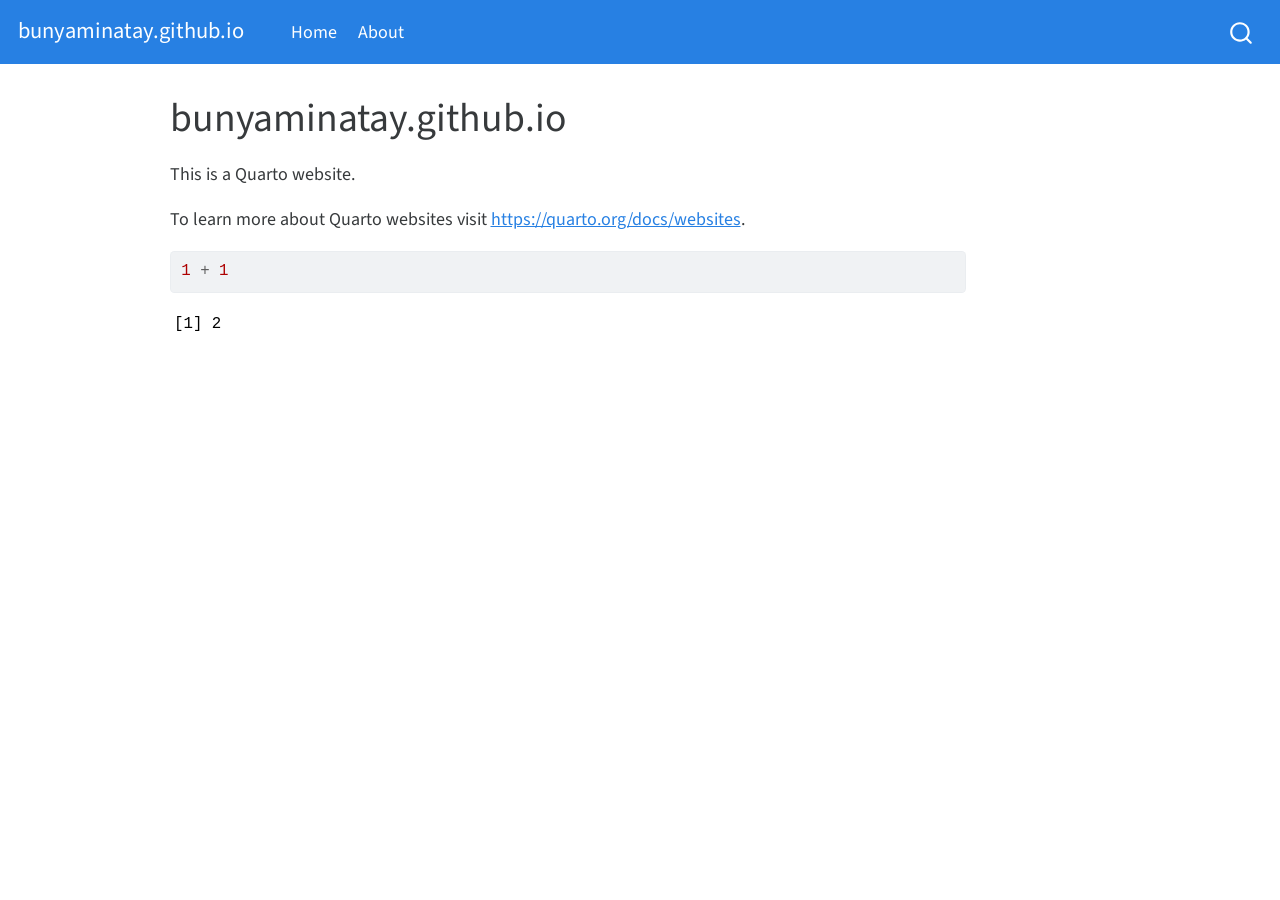
<file: _site/index.html>
<!DOCTYPE html>
<html xmlns="http://www.w3.org/1999/xhtml" lang="en" xml:lang="en"><head>

<meta charset="utf-8">
<meta name="generator" content="quarto-1.2.280">

<meta name="viewport" content="width=device-width, initial-scale=1.0, user-scalable=yes">


<title>bunyaminatay.github.io</title>
<style>
code{white-space: pre-wrap;}
span.smallcaps{font-variant: small-caps;}
div.columns{display: flex; gap: min(4vw, 1.5em);}
div.column{flex: auto; overflow-x: auto;}
div.hanging-indent{margin-left: 1.5em; text-indent: -1.5em;}
ul.task-list{list-style: none;}
ul.task-list li input[type="checkbox"] {
  width: 0.8em;
  margin: 0 0.8em 0.2em -1.6em;
  vertical-align: middle;
}
pre > code.sourceCode { white-space: pre; position: relative; }
pre > code.sourceCode > span { display: inline-block; line-height: 1.25; }
pre > code.sourceCode > span:empty { height: 1.2em; }
.sourceCode { overflow: visible; }
code.sourceCode > span { color: inherit; text-decoration: inherit; }
div.sourceCode { margin: 1em 0; }
pre.sourceCode { margin: 0; }
@media screen {
div.sourceCode { overflow: auto; }
}
@media print {
pre > code.sourceCode { white-space: pre-wrap; }
pre > code.sourceCode > span { text-indent: -5em; padding-left: 5em; }
}
pre.numberSource code
  { counter-reset: source-line 0; }
pre.numberSource code > span
  { position: relative; left: -4em; counter-increment: source-line; }
pre.numberSource code > span > a:first-child::before
  { content: counter(source-line);
    position: relative; left: -1em; text-align: right; vertical-align: baseline;
    border: none; display: inline-block;
    -webkit-touch-callout: none; -webkit-user-select: none;
    -khtml-user-select: none; -moz-user-select: none;
    -ms-user-select: none; user-select: none;
    padding: 0 4px; width: 4em;
    color: #aaaaaa;
  }
pre.numberSource { margin-left: 3em; border-left: 1px solid #aaaaaa;  padding-left: 4px; }
div.sourceCode
  {   }
@media screen {
pre > code.sourceCode > span > a:first-child::before { text-decoration: underline; }
}
code span.al { color: #ff0000; font-weight: bold; } /* Alert */
code span.an { color: #60a0b0; font-weight: bold; font-style: italic; } /* Annotation */
code span.at { color: #7d9029; } /* Attribute */
code span.bn { color: #40a070; } /* BaseN */
code span.bu { color: #008000; } /* BuiltIn */
code span.cf { color: #007020; font-weight: bold; } /* ControlFlow */
code span.ch { color: #4070a0; } /* Char */
code span.cn { color: #880000; } /* Constant */
code span.co { color: #60a0b0; font-style: italic; } /* Comment */
code span.cv { color: #60a0b0; font-weight: bold; font-style: italic; } /* CommentVar */
code span.do { color: #ba2121; font-style: italic; } /* Documentation */
code span.dt { color: #902000; } /* DataType */
code span.dv { color: #40a070; } /* DecVal */
code span.er { color: #ff0000; font-weight: bold; } /* Error */
code span.ex { } /* Extension */
code span.fl { color: #40a070; } /* Float */
code span.fu { color: #06287e; } /* Function */
code span.im { color: #008000; font-weight: bold; } /* Import */
code span.in { color: #60a0b0; font-weight: bold; font-style: italic; } /* Information */
code span.kw { color: #007020; font-weight: bold; } /* Keyword */
code span.op { color: #666666; } /* Operator */
code span.ot { color: #007020; } /* Other */
code span.pp { color: #bc7a00; } /* Preprocessor */
code span.sc { color: #4070a0; } /* SpecialChar */
code span.ss { color: #bb6688; } /* SpecialString */
code span.st { color: #4070a0; } /* String */
code span.va { color: #19177c; } /* Variable */
code span.vs { color: #4070a0; } /* VerbatimString */
code span.wa { color: #60a0b0; font-weight: bold; font-style: italic; } /* Warning */
</style>


<script src="site_libs/quarto-nav/quarto-nav.js"></script>
<script src="site_libs/quarto-nav/headroom.min.js"></script>
<script src="site_libs/clipboard/clipboard.min.js"></script>
<script src="site_libs/quarto-search/autocomplete.umd.js"></script>
<script src="site_libs/quarto-search/fuse.min.js"></script>
<script src="site_libs/quarto-search/quarto-search.js"></script>
<meta name="quarto:offset" content="./">
<script src="site_libs/quarto-html/quarto.js"></script>
<script src="site_libs/quarto-html/popper.min.js"></script>
<script src="site_libs/quarto-html/tippy.umd.min.js"></script>
<script src="site_libs/quarto-html/anchor.min.js"></script>
<link href="site_libs/quarto-html/tippy.css" rel="stylesheet">
<link href="site_libs/quarto-html/quarto-syntax-highlighting.css" rel="stylesheet" id="quarto-text-highlighting-styles">
<script src="site_libs/bootstrap/bootstrap.min.js"></script>
<link href="site_libs/bootstrap/bootstrap-icons.css" rel="stylesheet">
<link href="site_libs/bootstrap/bootstrap.min.css" rel="stylesheet" id="quarto-bootstrap" data-mode="light">
<script id="quarto-search-options" type="application/json">{
  "location": "navbar",
  "copy-button": false,
  "collapse-after": 3,
  "panel-placement": "end",
  "type": "overlay",
  "limit": 20,
  "language": {
    "search-no-results-text": "No results",
    "search-matching-documents-text": "matching documents",
    "search-copy-link-title": "Copy link to search",
    "search-hide-matches-text": "Hide additional matches",
    "search-more-match-text": "more match in this document",
    "search-more-matches-text": "more matches in this document",
    "search-clear-button-title": "Clear",
    "search-detached-cancel-button-title": "Cancel",
    "search-submit-button-title": "Submit"
  }
}</script>


<link rel="stylesheet" href="styles.css">
</head>

<body class="nav-fixed">

<div id="quarto-search-results"></div>
  <header id="quarto-header" class="headroom fixed-top">
    <nav class="navbar navbar-expand-lg navbar-dark ">
      <div class="navbar-container container-fluid">
      <div class="navbar-brand-container">
    <a class="navbar-brand" href="./index.html">
    <span class="navbar-title">bunyaminatay.github.io</span>
    </a>
  </div>
          <button class="navbar-toggler" type="button" data-bs-toggle="collapse" data-bs-target="#navbarCollapse" aria-controls="navbarCollapse" aria-expanded="false" aria-label="Toggle navigation" onclick="if (window.quartoToggleHeadroom) { window.quartoToggleHeadroom(); }">
  <span class="navbar-toggler-icon"></span>
</button>
          <div class="collapse navbar-collapse" id="navbarCollapse">
            <ul class="navbar-nav navbar-nav-scroll me-auto">
  <li class="nav-item">
    <a class="nav-link active" href="./index.html" aria-current="page">
 <span class="menu-text">Home</span></a>
  </li>  
  <li class="nav-item">
    <a class="nav-link" href="./about.html">
 <span class="menu-text">About</span></a>
  </li>  
</ul>
              <div id="quarto-search" class="" title="Search"></div>
          </div> <!-- /navcollapse -->
      </div> <!-- /container-fluid -->
    </nav>
</header>
<!-- content -->
<div id="quarto-content" class="quarto-container page-columns page-rows-contents page-layout-article page-navbar">
<!-- sidebar -->
<!-- margin-sidebar -->
    <div id="quarto-margin-sidebar" class="sidebar margin-sidebar">
        
    </div>
<!-- main -->
<main class="content" id="quarto-document-content">

<header id="title-block-header" class="quarto-title-block default">
<div class="quarto-title">
<h1 class="title">bunyaminatay.github.io</h1>
</div>



<div class="quarto-title-meta">

    
  
    
  </div>
  

</header>

<p>This is a Quarto website.</p>
<p>To learn more about Quarto websites visit <a href="https://quarto.org/docs/websites" class="uri">https://quarto.org/docs/websites</a>.</p>
<div class="cell">
<div class="sourceCode cell-code" id="cb1"><pre class="sourceCode r code-with-copy"><code class="sourceCode r"><span id="cb1-1"><a href="#cb1-1" aria-hidden="true" tabindex="-1"></a><span class="dv">1</span> <span class="sc">+</span> <span class="dv">1</span></span></code><button title="Copy to Clipboard" class="code-copy-button"><i class="bi"></i></button></pre></div>
<div class="cell-output cell-output-stdout">
<pre><code>[1] 2</code></pre>
</div>
</div>



</main> <!-- /main -->
<script id="quarto-html-after-body" type="application/javascript">
window.document.addEventListener("DOMContentLoaded", function (event) {
  const toggleBodyColorMode = (bsSheetEl) => {
    const mode = bsSheetEl.getAttribute("data-mode");
    const bodyEl = window.document.querySelector("body");
    if (mode === "dark") {
      bodyEl.classList.add("quarto-dark");
      bodyEl.classList.remove("quarto-light");
    } else {
      bodyEl.classList.add("quarto-light");
      bodyEl.classList.remove("quarto-dark");
    }
  }
  const toggleBodyColorPrimary = () => {
    const bsSheetEl = window.document.querySelector("link#quarto-bootstrap");
    if (bsSheetEl) {
      toggleBodyColorMode(bsSheetEl);
    }
  }
  toggleBodyColorPrimary();  
  const icon = "";
  const anchorJS = new window.AnchorJS();
  anchorJS.options = {
    placement: 'right',
    icon: icon
  };
  anchorJS.add('.anchored');
  const clipboard = new window.ClipboardJS('.code-copy-button', {
    target: function(trigger) {
      return trigger.previousElementSibling;
    }
  });
  clipboard.on('success', function(e) {
    // button target
    const button = e.trigger;
    // don't keep focus
    button.blur();
    // flash "checked"
    button.classList.add('code-copy-button-checked');
    var currentTitle = button.getAttribute("title");
    button.setAttribute("title", "Copied!");
    let tooltip;
    if (window.bootstrap) {
      button.setAttribute("data-bs-toggle", "tooltip");
      button.setAttribute("data-bs-placement", "left");
      button.setAttribute("data-bs-title", "Copied!");
      tooltip = new bootstrap.Tooltip(button, 
        { trigger: "manual", 
          customClass: "code-copy-button-tooltip",
          offset: [0, -8]});
      tooltip.show();    
    }
    setTimeout(function() {
      if (tooltip) {
        tooltip.hide();
        button.removeAttribute("data-bs-title");
        button.removeAttribute("data-bs-toggle");
        button.removeAttribute("data-bs-placement");
      }
      button.setAttribute("title", currentTitle);
      button.classList.remove('code-copy-button-checked');
    }, 1000);
    // clear code selection
    e.clearSelection();
  });
  function tippyHover(el, contentFn) {
    const config = {
      allowHTML: true,
      content: contentFn,
      maxWidth: 500,
      delay: 100,
      arrow: false,
      appendTo: function(el) {
          return el.parentElement;
      },
      interactive: true,
      interactiveBorder: 10,
      theme: 'quarto',
      placement: 'bottom-start'
    };
    window.tippy(el, config); 
  }
  const noterefs = window.document.querySelectorAll('a[role="doc-noteref"]');
  for (var i=0; i<noterefs.length; i++) {
    const ref = noterefs[i];
    tippyHover(ref, function() {
      // use id or data attribute instead here
      let href = ref.getAttribute('data-footnote-href') || ref.getAttribute('href');
      try { href = new URL(href).hash; } catch {}
      const id = href.replace(/^#\/?/, "");
      const note = window.document.getElementById(id);
      return note.innerHTML;
    });
  }
  const findCites = (el) => {
    const parentEl = el.parentElement;
    if (parentEl) {
      const cites = parentEl.dataset.cites;
      if (cites) {
        return {
          el,
          cites: cites.split(' ')
        };
      } else {
        return findCites(el.parentElement)
      }
    } else {
      return undefined;
    }
  };
  var bibliorefs = window.document.querySelectorAll('a[role="doc-biblioref"]');
  for (var i=0; i<bibliorefs.length; i++) {
    const ref = bibliorefs[i];
    const citeInfo = findCites(ref);
    if (citeInfo) {
      tippyHover(citeInfo.el, function() {
        var popup = window.document.createElement('div');
        citeInfo.cites.forEach(function(cite) {
          var citeDiv = window.document.createElement('div');
          citeDiv.classList.add('hanging-indent');
          citeDiv.classList.add('csl-entry');
          var biblioDiv = window.document.getElementById('ref-' + cite);
          if (biblioDiv) {
            citeDiv.innerHTML = biblioDiv.innerHTML;
          }
          popup.appendChild(citeDiv);
        });
        return popup.innerHTML;
      });
    }
  }
});
</script>
</div> <!-- /content -->



</body></html>
</file>
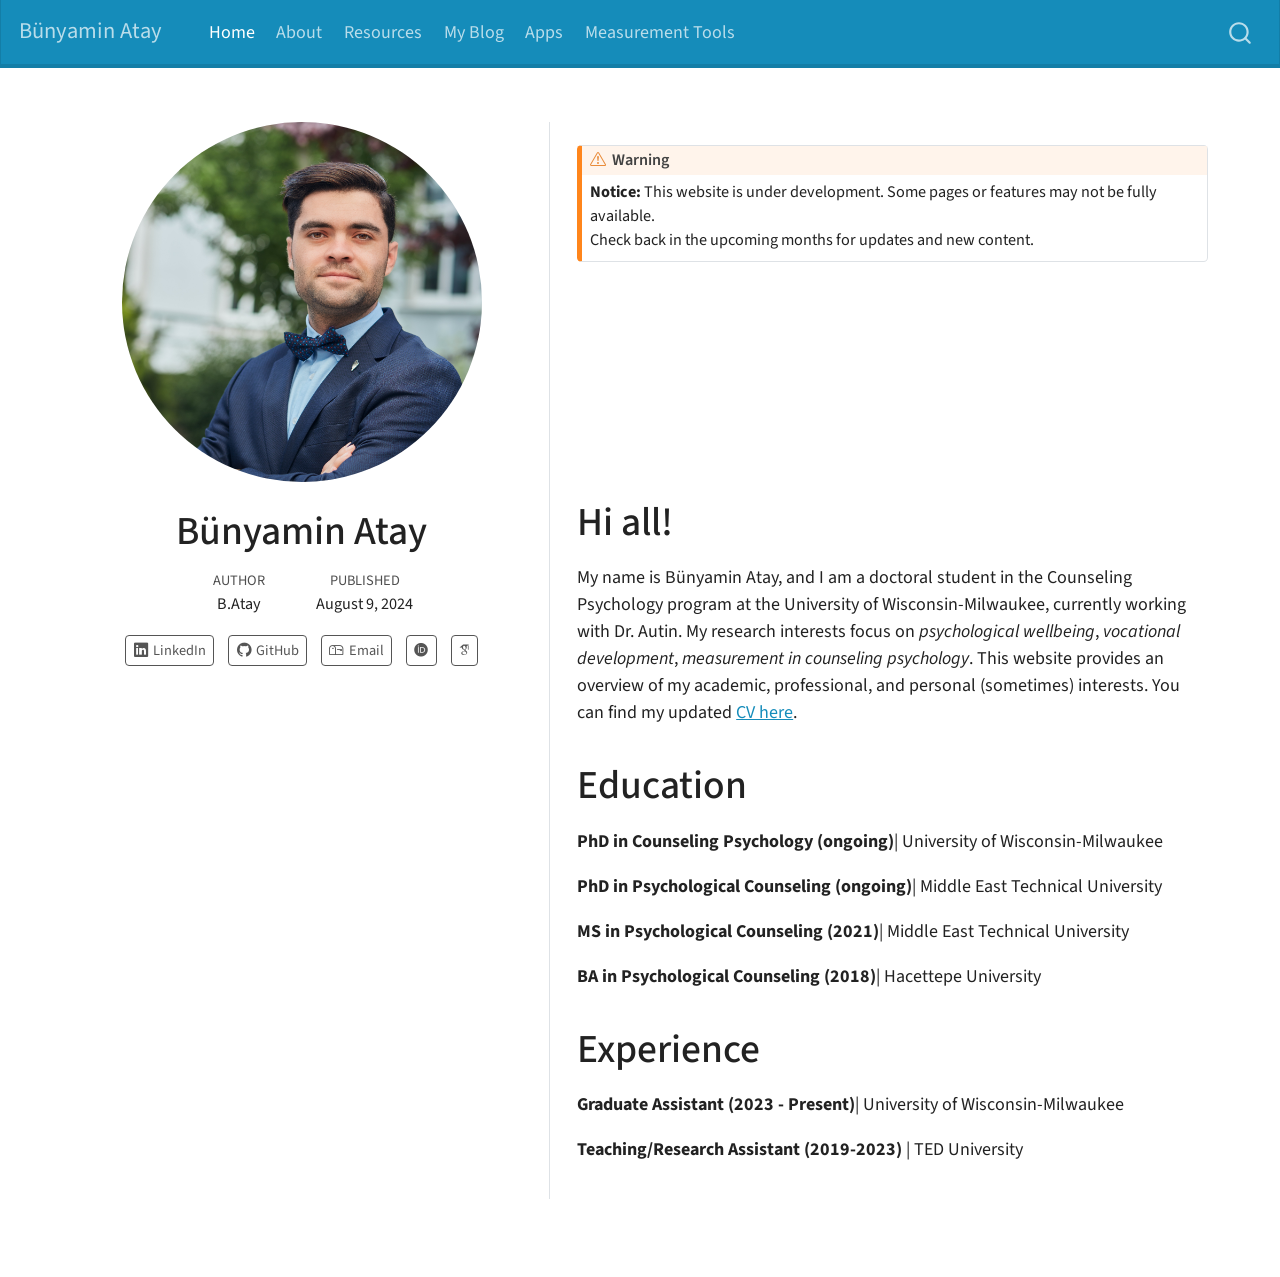
<file: docs/index.html>
<!DOCTYPE html>
<html xmlns="http://www.w3.org/1999/xhtml" lang="en" xml:lang="en"><head>

<meta charset="utf-8">
<meta name="generator" content="quarto-1.2.280">

<meta name="viewport" content="width=device-width, initial-scale=1.0, user-scalable=yes">

<meta name="author" content="B.Atay">
<meta name="dcterms.date" content="2024-08-09">

<title>Bünyamin Atay</title>
<style>
code{white-space: pre-wrap;}
span.smallcaps{font-variant: small-caps;}
div.columns{display: flex; gap: min(4vw, 1.5em);}
div.column{flex: auto; overflow-x: auto;}
div.hanging-indent{margin-left: 1.5em; text-indent: -1.5em;}
ul.task-list{list-style: none;}
ul.task-list li input[type="checkbox"] {
  width: 0.8em;
  margin: 0 0.8em 0.2em -1.6em;
  vertical-align: middle;
}
</style>


<script src="site_libs/quarto-nav/quarto-nav.js"></script>
<script src="site_libs/quarto-nav/headroom.min.js"></script>
<script src="site_libs/clipboard/clipboard.min.js"></script>
<script src="site_libs/quarto-search/autocomplete.umd.js"></script>
<script src="site_libs/quarto-search/fuse.min.js"></script>
<script src="site_libs/quarto-search/quarto-search.js"></script>
<meta name="quarto:offset" content="./">
<script src="site_libs/quarto-html/quarto.js"></script>
<script src="site_libs/quarto-html/popper.min.js"></script>
<script src="site_libs/quarto-html/tippy.umd.min.js"></script>
<link href="site_libs/quarto-html/tippy.css" rel="stylesheet">
<link href="site_libs/quarto-html/quarto-syntax-highlighting.css" rel="stylesheet" id="quarto-text-highlighting-styles">
<script src="site_libs/bootstrap/bootstrap.min.js"></script>
<link href="site_libs/bootstrap/bootstrap-icons.css" rel="stylesheet">
<link href="site_libs/bootstrap/bootstrap.min.css" rel="stylesheet" id="quarto-bootstrap" data-mode="light">
<link href="site_libs/quarto-contrib/academicons-1.9.2/all.css" rel="stylesheet">
<link href="site_libs/quarto-contrib/academicons-1.9.2/size.css" rel="stylesheet">
<script id="quarto-search-options" type="application/json">{
  "location": "navbar",
  "copy-button": false,
  "collapse-after": 3,
  "panel-placement": "end",
  "type": "overlay",
  "limit": 20,
  "language": {
    "search-no-results-text": "No results",
    "search-matching-documents-text": "matching documents",
    "search-copy-link-title": "Copy link to search",
    "search-hide-matches-text": "Hide additional matches",
    "search-more-match-text": "more match in this document",
    "search-more-matches-text": "more matches in this document",
    "search-clear-button-title": "Clear",
    "search-detached-cancel-button-title": "Cancel",
    "search-submit-button-title": "Submit"
  }
}</script>


<link rel="stylesheet" href="styles.css">
</head>

<body class="nav-fixed">

<div id="quarto-search-results"></div>
  <header id="quarto-header" class="headroom fixed-top">
    <nav class="navbar navbar-expand-lg navbar-dark ">
      <div class="navbar-container container-fluid">
      <div class="navbar-brand-container">
    <a class="navbar-brand" href="./index.html">
    <span class="navbar-title">Bünyamin Atay</span>
    </a>
  </div>
          <button class="navbar-toggler" type="button" data-bs-toggle="collapse" data-bs-target="#navbarCollapse" aria-controls="navbarCollapse" aria-expanded="false" aria-label="Toggle navigation" onclick="if (window.quartoToggleHeadroom) { window.quartoToggleHeadroom(); }">
  <span class="navbar-toggler-icon"></span>
</button>
          <div class="collapse navbar-collapse" id="navbarCollapse">
            <ul class="navbar-nav navbar-nav-scroll me-auto">
  <li class="nav-item">
    <a class="nav-link active" href="./index.html" aria-current="page">
 <span class="menu-text">Home</span></a>
  </li>  
  <li class="nav-item">
    <a class="nav-link" href="./about.html">
 <span class="menu-text">About</span></a>
  </li>  
  <li class="nav-item">
    <a class="nav-link" href="./resources.html">
 <span class="menu-text">Resources</span></a>
  </li>  
  <li class="nav-item">
    <a class="nav-link" href="./posts.html">
 <span class="menu-text">My Blog</span></a>
  </li>  
  <li class="nav-item">
    <a class="nav-link" href="./apps.html">
 <span class="menu-text">Apps</span></a>
  </li>  
  <li class="nav-item">
    <a class="nav-link" href="./tools.html">
 <span class="menu-text">Measurement Tools</span></a>
  </li>  
</ul>
              <div id="quarto-search" class="" title="Search"></div>
          </div> <!-- /navcollapse -->
      </div> <!-- /container-fluid -->
    </nav>
</header>
<!-- content -->
<div id="quarto-content" class="quarto-container page-columns page-rows-contents page-layout-full page-navbar">
<!-- sidebar -->
<!-- margin-sidebar -->
    
<!-- main -->
<div class="quarto-about-trestles column-page">
  <div class="about-entity">
    <img src="media/headshot.jpg" class="about-image
  round " style="height: 20em; width: 20em;">
<header id="title-block-header" class="quarto-title-block default">
<div class="quarto-title">
<h1 class="title">Bünyamin Atay</h1>
</div>
<div class="quarto-title-meta">
    <div>
    <div class="quarto-title-meta-heading">Author</div>
    <div class="quarto-title-meta-contents">
             <p>B.Atay </p>
          </div>
  </div>
    <div>
    <div class="quarto-title-meta-heading">Published</div>
    <div class="quarto-title-meta-contents">
      <p class="date">August 9, 2024</p>
    </div>
  </div>
  </div>
</header>
    <div class="about-links">
  <a href="https://www.linkedin.com/in/bünyamin-atay-226957199/" class="about-link">
    <i class="bi bi-linkedin"></i>
     <span class="about-link-text">LinkedIn</span>
  </a>
  <a href="https://github.com/bunyaminatay" class="about-link">
    <i class="bi bi-github"></i>
     <span class="about-link-text">GitHub</span>
  </a>
  <a href="mailto:batay@uwm.edu" class="about-link">
    <i class="bi bi-mailbox"></i>
     <span class="about-link-text">Email</span>
  </a>
  <a href="https://orcid.org/0000-0002-6575-0983" class="about-link">
     <span class="about-link-text"><i class="ai  ai-orcid"></i></span>
  </a>
  <a href="https://scholar.google.com/citations?user=xFFF0dgAAAAJ&amp;hl=en" class="about-link">
     <span class="about-link-text"><i class="ai  ai-google-scholar"></i></span>
  </a>
</div>
  </div>
  <div class="about-contents"><main class="content column-page" id="quarto-document-content">
<div class="callout-warning callout callout-style-default callout-captioned">
<div class="callout-header d-flex align-content-center">
<div class="callout-icon-container">
<i class="callout-icon"></i>
</div>
<div class="callout-caption-container flex-fill">
Warning
</div>
</div>
<div class="callout-body-container callout-body">
<p><strong>Notice:</strong> This website is under development. Some pages or features may not be fully available.<br>
Check back in the upcoming months for updates and new content.</p>
</div>
</div>
<iframe style="border-radius:12px" src="https://open.spotify.com/embed/track/57BCTAb5dkA6YHzRbjvJdY" width="100%" height="152" frameborder="0" allow="autoplay; clipboard-write; encrypted-media; fullscreen; picture-in-picture">
</iframe>
<section id="hi-all" class="level1">
<h1>Hi all!</h1>
<p>My name is Bünyamin Atay, and I am a doctoral student in the Counseling Psychology program at the University of Wisconsin-Milwaukee, currently working with Dr.&nbsp;Autin. My research interests focus on <em>psychological wellbeing</em>, <em>vocational development</em>, <em>measurement in counseling psychology</em>. This website provides an overview of my academic, professional, and personal (sometimes) interests. You can find my updated <a href="https://panthers-my.sharepoint.com/:b:/g/personal/batay_uwm_edu/EaovqW0TGmBMk44DSlDZhDMBxFJsBfUwt0mhGnsxYYVP7A?e=9TDGvE">CV here</a>.</p>
</section>
<section id="education" class="level1">
<h1>Education</h1>
<p><strong>PhD in Counseling Psychology (ongoing)</strong>| University of Wisconsin-Milwaukee</p>
<p><strong>PhD in Psychological Counseling (ongoing)</strong>| Middle East Technical University</p>
<p><strong>MS in Psychological Counseling (2021)</strong>| Middle East Technical University</p>
<p><strong>BA in Psychological Counseling (2018)</strong>| Hacettepe University</p>
</section>
<section id="experience" class="level1">
<h1>Experience</h1>
<p><strong>Graduate Assistant (2023 - Present)</strong>| University of Wisconsin-Milwaukee</p>
<p><strong>Teaching/Research Assistant (2019-2023)</strong> | TED University</p>


</section>
</main></div>
</div>
 <!-- /main -->
<script id="quarto-html-after-body" type="application/javascript">
window.document.addEventListener("DOMContentLoaded", function (event) {
  const toggleBodyColorMode = (bsSheetEl) => {
    const mode = bsSheetEl.getAttribute("data-mode");
    const bodyEl = window.document.querySelector("body");
    if (mode === "dark") {
      bodyEl.classList.add("quarto-dark");
      bodyEl.classList.remove("quarto-light");
    } else {
      bodyEl.classList.add("quarto-light");
      bodyEl.classList.remove("quarto-dark");
    }
  }
  const toggleBodyColorPrimary = () => {
    const bsSheetEl = window.document.querySelector("link#quarto-bootstrap");
    if (bsSheetEl) {
      toggleBodyColorMode(bsSheetEl);
    }
  }
  toggleBodyColorPrimary();  
  const clipboard = new window.ClipboardJS('.code-copy-button', {
    target: function(trigger) {
      return trigger.previousElementSibling;
    }
  });
  clipboard.on('success', function(e) {
    // button target
    const button = e.trigger;
    // don't keep focus
    button.blur();
    // flash "checked"
    button.classList.add('code-copy-button-checked');
    var currentTitle = button.getAttribute("title");
    button.setAttribute("title", "Copied!");
    let tooltip;
    if (window.bootstrap) {
      button.setAttribute("data-bs-toggle", "tooltip");
      button.setAttribute("data-bs-placement", "left");
      button.setAttribute("data-bs-title", "Copied!");
      tooltip = new bootstrap.Tooltip(button, 
        { trigger: "manual", 
          customClass: "code-copy-button-tooltip",
          offset: [0, -8]});
      tooltip.show();    
    }
    setTimeout(function() {
      if (tooltip) {
        tooltip.hide();
        button.removeAttribute("data-bs-title");
        button.removeAttribute("data-bs-toggle");
        button.removeAttribute("data-bs-placement");
      }
      button.setAttribute("title", currentTitle);
      button.classList.remove('code-copy-button-checked');
    }, 1000);
    // clear code selection
    e.clearSelection();
  });
  function tippyHover(el, contentFn) {
    const config = {
      allowHTML: true,
      content: contentFn,
      maxWidth: 500,
      delay: 100,
      arrow: false,
      appendTo: function(el) {
          return el.parentElement;
      },
      interactive: true,
      interactiveBorder: 10,
      theme: 'quarto',
      placement: 'bottom-start'
    };
    window.tippy(el, config); 
  }
  const noterefs = window.document.querySelectorAll('a[role="doc-noteref"]');
  for (var i=0; i<noterefs.length; i++) {
    const ref = noterefs[i];
    tippyHover(ref, function() {
      // use id or data attribute instead here
      let href = ref.getAttribute('data-footnote-href') || ref.getAttribute('href');
      try { href = new URL(href).hash; } catch {}
      const id = href.replace(/^#\/?/, "");
      const note = window.document.getElementById(id);
      return note.innerHTML;
    });
  }
  const findCites = (el) => {
    const parentEl = el.parentElement;
    if (parentEl) {
      const cites = parentEl.dataset.cites;
      if (cites) {
        return {
          el,
          cites: cites.split(' ')
        };
      } else {
        return findCites(el.parentElement)
      }
    } else {
      return undefined;
    }
  };
  var bibliorefs = window.document.querySelectorAll('a[role="doc-biblioref"]');
  for (var i=0; i<bibliorefs.length; i++) {
    const ref = bibliorefs[i];
    const citeInfo = findCites(ref);
    if (citeInfo) {
      tippyHover(citeInfo.el, function() {
        var popup = window.document.createElement('div');
        citeInfo.cites.forEach(function(cite) {
          var citeDiv = window.document.createElement('div');
          citeDiv.classList.add('hanging-indent');
          citeDiv.classList.add('csl-entry');
          var biblioDiv = window.document.getElementById('ref-' + cite);
          if (biblioDiv) {
            citeDiv.innerHTML = biblioDiv.innerHTML;
          }
          popup.appendChild(citeDiv);
        });
        return popup.innerHTML;
      });
    }
  }
});
</script>
</div> <!-- /content -->



</body></html>
</file>
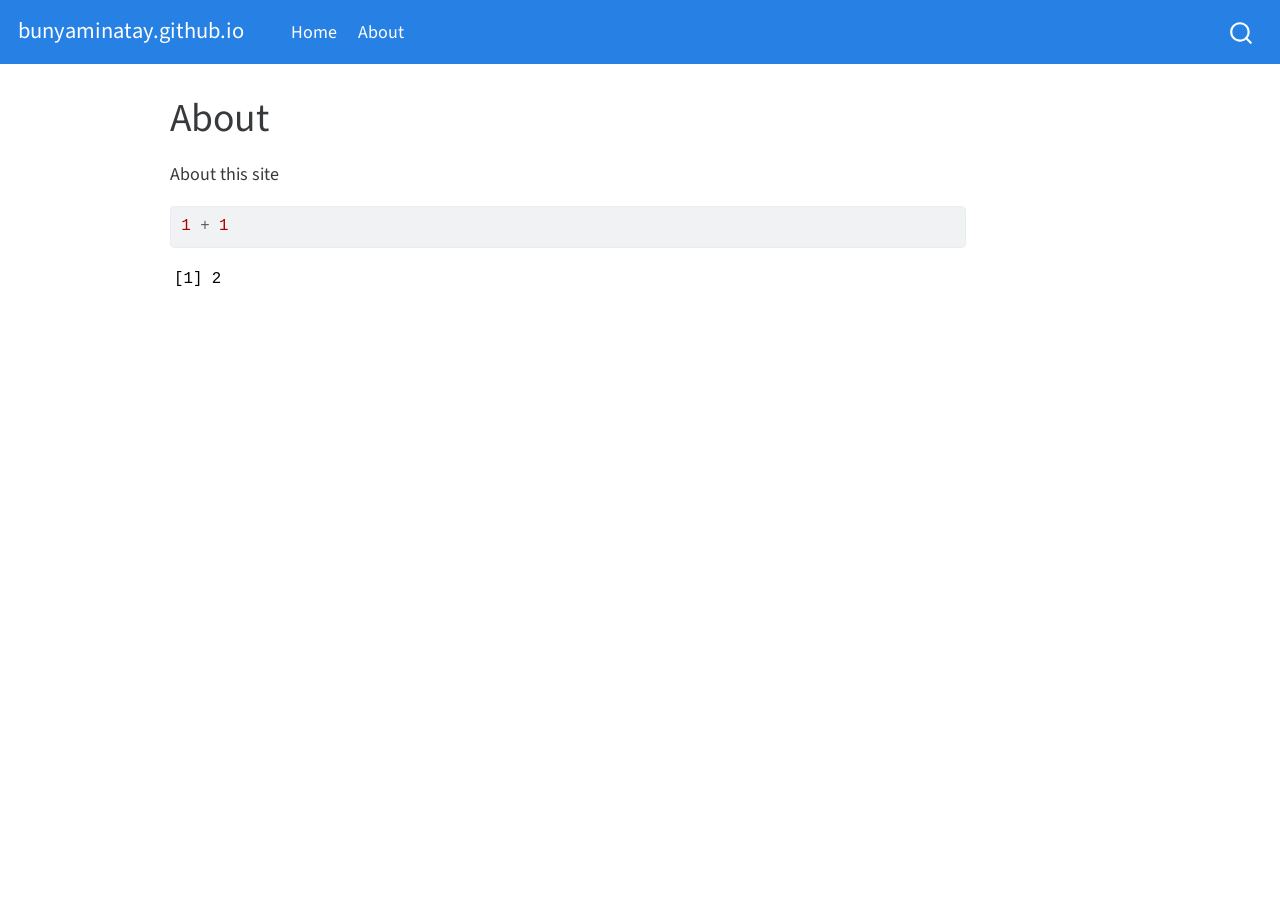
<file: _site/about.html>
<!DOCTYPE html>
<html xmlns="http://www.w3.org/1999/xhtml" lang="en" xml:lang="en"><head>

<meta charset="utf-8">
<meta name="generator" content="quarto-1.2.280">

<meta name="viewport" content="width=device-width, initial-scale=1.0, user-scalable=yes">


<title>bunyaminatay.github.io - About</title>
<style>
code{white-space: pre-wrap;}
span.smallcaps{font-variant: small-caps;}
div.columns{display: flex; gap: min(4vw, 1.5em);}
div.column{flex: auto; overflow-x: auto;}
div.hanging-indent{margin-left: 1.5em; text-indent: -1.5em;}
ul.task-list{list-style: none;}
ul.task-list li input[type="checkbox"] {
  width: 0.8em;
  margin: 0 0.8em 0.2em -1.6em;
  vertical-align: middle;
}
pre > code.sourceCode { white-space: pre; position: relative; }
pre > code.sourceCode > span { display: inline-block; line-height: 1.25; }
pre > code.sourceCode > span:empty { height: 1.2em; }
.sourceCode { overflow: visible; }
code.sourceCode > span { color: inherit; text-decoration: inherit; }
div.sourceCode { margin: 1em 0; }
pre.sourceCode { margin: 0; }
@media screen {
div.sourceCode { overflow: auto; }
}
@media print {
pre > code.sourceCode { white-space: pre-wrap; }
pre > code.sourceCode > span { text-indent: -5em; padding-left: 5em; }
}
pre.numberSource code
  { counter-reset: source-line 0; }
pre.numberSource code > span
  { position: relative; left: -4em; counter-increment: source-line; }
pre.numberSource code > span > a:first-child::before
  { content: counter(source-line);
    position: relative; left: -1em; text-align: right; vertical-align: baseline;
    border: none; display: inline-block;
    -webkit-touch-callout: none; -webkit-user-select: none;
    -khtml-user-select: none; -moz-user-select: none;
    -ms-user-select: none; user-select: none;
    padding: 0 4px; width: 4em;
    color: #aaaaaa;
  }
pre.numberSource { margin-left: 3em; border-left: 1px solid #aaaaaa;  padding-left: 4px; }
div.sourceCode
  {   }
@media screen {
pre > code.sourceCode > span > a:first-child::before { text-decoration: underline; }
}
code span.al { color: #ff0000; font-weight: bold; } /* Alert */
code span.an { color: #60a0b0; font-weight: bold; font-style: italic; } /* Annotation */
code span.at { color: #7d9029; } /* Attribute */
code span.bn { color: #40a070; } /* BaseN */
code span.bu { color: #008000; } /* BuiltIn */
code span.cf { color: #007020; font-weight: bold; } /* ControlFlow */
code span.ch { color: #4070a0; } /* Char */
code span.cn { color: #880000; } /* Constant */
code span.co { color: #60a0b0; font-style: italic; } /* Comment */
code span.cv { color: #60a0b0; font-weight: bold; font-style: italic; } /* CommentVar */
code span.do { color: #ba2121; font-style: italic; } /* Documentation */
code span.dt { color: #902000; } /* DataType */
code span.dv { color: #40a070; } /* DecVal */
code span.er { color: #ff0000; font-weight: bold; } /* Error */
code span.ex { } /* Extension */
code span.fl { color: #40a070; } /* Float */
code span.fu { color: #06287e; } /* Function */
code span.im { color: #008000; font-weight: bold; } /* Import */
code span.in { color: #60a0b0; font-weight: bold; font-style: italic; } /* Information */
code span.kw { color: #007020; font-weight: bold; } /* Keyword */
code span.op { color: #666666; } /* Operator */
code span.ot { color: #007020; } /* Other */
code span.pp { color: #bc7a00; } /* Preprocessor */
code span.sc { color: #4070a0; } /* SpecialChar */
code span.ss { color: #bb6688; } /* SpecialString */
code span.st { color: #4070a0; } /* String */
code span.va { color: #19177c; } /* Variable */
code span.vs { color: #4070a0; } /* VerbatimString */
code span.wa { color: #60a0b0; font-weight: bold; font-style: italic; } /* Warning */
</style>


<script src="site_libs/quarto-nav/quarto-nav.js"></script>
<script src="site_libs/quarto-nav/headroom.min.js"></script>
<script src="site_libs/clipboard/clipboard.min.js"></script>
<script src="site_libs/quarto-search/autocomplete.umd.js"></script>
<script src="site_libs/quarto-search/fuse.min.js"></script>
<script src="site_libs/quarto-search/quarto-search.js"></script>
<meta name="quarto:offset" content="./">
<script src="site_libs/quarto-html/quarto.js"></script>
<script src="site_libs/quarto-html/popper.min.js"></script>
<script src="site_libs/quarto-html/tippy.umd.min.js"></script>
<script src="site_libs/quarto-html/anchor.min.js"></script>
<link href="site_libs/quarto-html/tippy.css" rel="stylesheet">
<link href="site_libs/quarto-html/quarto-syntax-highlighting.css" rel="stylesheet" id="quarto-text-highlighting-styles">
<script src="site_libs/bootstrap/bootstrap.min.js"></script>
<link href="site_libs/bootstrap/bootstrap-icons.css" rel="stylesheet">
<link href="site_libs/bootstrap/bootstrap.min.css" rel="stylesheet" id="quarto-bootstrap" data-mode="light">
<script id="quarto-search-options" type="application/json">{
  "location": "navbar",
  "copy-button": false,
  "collapse-after": 3,
  "panel-placement": "end",
  "type": "overlay",
  "limit": 20,
  "language": {
    "search-no-results-text": "No results",
    "search-matching-documents-text": "matching documents",
    "search-copy-link-title": "Copy link to search",
    "search-hide-matches-text": "Hide additional matches",
    "search-more-match-text": "more match in this document",
    "search-more-matches-text": "more matches in this document",
    "search-clear-button-title": "Clear",
    "search-detached-cancel-button-title": "Cancel",
    "search-submit-button-title": "Submit"
  }
}</script>


<link rel="stylesheet" href="styles.css">
</head>

<body class="nav-fixed">

<div id="quarto-search-results"></div>
  <header id="quarto-header" class="headroom fixed-top">
    <nav class="navbar navbar-expand-lg navbar-dark ">
      <div class="navbar-container container-fluid">
      <div class="navbar-brand-container">
    <a class="navbar-brand" href="./index.html">
    <span class="navbar-title">bunyaminatay.github.io</span>
    </a>
  </div>
          <button class="navbar-toggler" type="button" data-bs-toggle="collapse" data-bs-target="#navbarCollapse" aria-controls="navbarCollapse" aria-expanded="false" aria-label="Toggle navigation" onclick="if (window.quartoToggleHeadroom) { window.quartoToggleHeadroom(); }">
  <span class="navbar-toggler-icon"></span>
</button>
          <div class="collapse navbar-collapse" id="navbarCollapse">
            <ul class="navbar-nav navbar-nav-scroll me-auto">
  <li class="nav-item">
    <a class="nav-link" href="./index.html">
 <span class="menu-text">Home</span></a>
  </li>  
  <li class="nav-item">
    <a class="nav-link active" href="./about.html" aria-current="page">
 <span class="menu-text">About</span></a>
  </li>  
</ul>
              <div id="quarto-search" class="" title="Search"></div>
          </div> <!-- /navcollapse -->
      </div> <!-- /container-fluid -->
    </nav>
</header>
<!-- content -->
<div id="quarto-content" class="quarto-container page-columns page-rows-contents page-layout-article page-navbar">
<!-- sidebar -->
<!-- margin-sidebar -->
    <div id="quarto-margin-sidebar" class="sidebar margin-sidebar">
        
    </div>
<!-- main -->
<main class="content" id="quarto-document-content">

<header id="title-block-header" class="quarto-title-block default">
<div class="quarto-title">
<h1 class="title">About</h1>
</div>



<div class="quarto-title-meta">

    
  
    
  </div>
  

</header>

<p>About this site</p>
<div class="cell">
<div class="sourceCode cell-code" id="cb1"><pre class="sourceCode r code-with-copy"><code class="sourceCode r"><span id="cb1-1"><a href="#cb1-1" aria-hidden="true" tabindex="-1"></a><span class="dv">1</span> <span class="sc">+</span> <span class="dv">1</span></span></code><button title="Copy to Clipboard" class="code-copy-button"><i class="bi"></i></button></pre></div>
<div class="cell-output cell-output-stdout">
<pre><code>[1] 2</code></pre>
</div>
</div>



</main> <!-- /main -->
<script id="quarto-html-after-body" type="application/javascript">
window.document.addEventListener("DOMContentLoaded", function (event) {
  const toggleBodyColorMode = (bsSheetEl) => {
    const mode = bsSheetEl.getAttribute("data-mode");
    const bodyEl = window.document.querySelector("body");
    if (mode === "dark") {
      bodyEl.classList.add("quarto-dark");
      bodyEl.classList.remove("quarto-light");
    } else {
      bodyEl.classList.add("quarto-light");
      bodyEl.classList.remove("quarto-dark");
    }
  }
  const toggleBodyColorPrimary = () => {
    const bsSheetEl = window.document.querySelector("link#quarto-bootstrap");
    if (bsSheetEl) {
      toggleBodyColorMode(bsSheetEl);
    }
  }
  toggleBodyColorPrimary();  
  const icon = "";
  const anchorJS = new window.AnchorJS();
  anchorJS.options = {
    placement: 'right',
    icon: icon
  };
  anchorJS.add('.anchored');
  const clipboard = new window.ClipboardJS('.code-copy-button', {
    target: function(trigger) {
      return trigger.previousElementSibling;
    }
  });
  clipboard.on('success', function(e) {
    // button target
    const button = e.trigger;
    // don't keep focus
    button.blur();
    // flash "checked"
    button.classList.add('code-copy-button-checked');
    var currentTitle = button.getAttribute("title");
    button.setAttribute("title", "Copied!");
    let tooltip;
    if (window.bootstrap) {
      button.setAttribute("data-bs-toggle", "tooltip");
      button.setAttribute("data-bs-placement", "left");
      button.setAttribute("data-bs-title", "Copied!");
      tooltip = new bootstrap.Tooltip(button, 
        { trigger: "manual", 
          customClass: "code-copy-button-tooltip",
          offset: [0, -8]});
      tooltip.show();    
    }
    setTimeout(function() {
      if (tooltip) {
        tooltip.hide();
        button.removeAttribute("data-bs-title");
        button.removeAttribute("data-bs-toggle");
        button.removeAttribute("data-bs-placement");
      }
      button.setAttribute("title", currentTitle);
      button.classList.remove('code-copy-button-checked');
    }, 1000);
    // clear code selection
    e.clearSelection();
  });
  function tippyHover(el, contentFn) {
    const config = {
      allowHTML: true,
      content: contentFn,
      maxWidth: 500,
      delay: 100,
      arrow: false,
      appendTo: function(el) {
          return el.parentElement;
      },
      interactive: true,
      interactiveBorder: 10,
      theme: 'quarto',
      placement: 'bottom-start'
    };
    window.tippy(el, config); 
  }
  const noterefs = window.document.querySelectorAll('a[role="doc-noteref"]');
  for (var i=0; i<noterefs.length; i++) {
    const ref = noterefs[i];
    tippyHover(ref, function() {
      // use id or data attribute instead here
      let href = ref.getAttribute('data-footnote-href') || ref.getAttribute('href');
      try { href = new URL(href).hash; } catch {}
      const id = href.replace(/^#\/?/, "");
      const note = window.document.getElementById(id);
      return note.innerHTML;
    });
  }
  const findCites = (el) => {
    const parentEl = el.parentElement;
    if (parentEl) {
      const cites = parentEl.dataset.cites;
      if (cites) {
        return {
          el,
          cites: cites.split(' ')
        };
      } else {
        return findCites(el.parentElement)
      }
    } else {
      return undefined;
    }
  };
  var bibliorefs = window.document.querySelectorAll('a[role="doc-biblioref"]');
  for (var i=0; i<bibliorefs.length; i++) {
    const ref = bibliorefs[i];
    const citeInfo = findCites(ref);
    if (citeInfo) {
      tippyHover(citeInfo.el, function() {
        var popup = window.document.createElement('div');
        citeInfo.cites.forEach(function(cite) {
          var citeDiv = window.document.createElement('div');
          citeDiv.classList.add('hanging-indent');
          citeDiv.classList.add('csl-entry');
          var biblioDiv = window.document.getElementById('ref-' + cite);
          if (biblioDiv) {
            citeDiv.innerHTML = biblioDiv.innerHTML;
          }
          popup.appendChild(citeDiv);
        });
        return popup.innerHTML;
      });
    }
  }
});
</script>
</div> <!-- /content -->



</body></html>
</file>
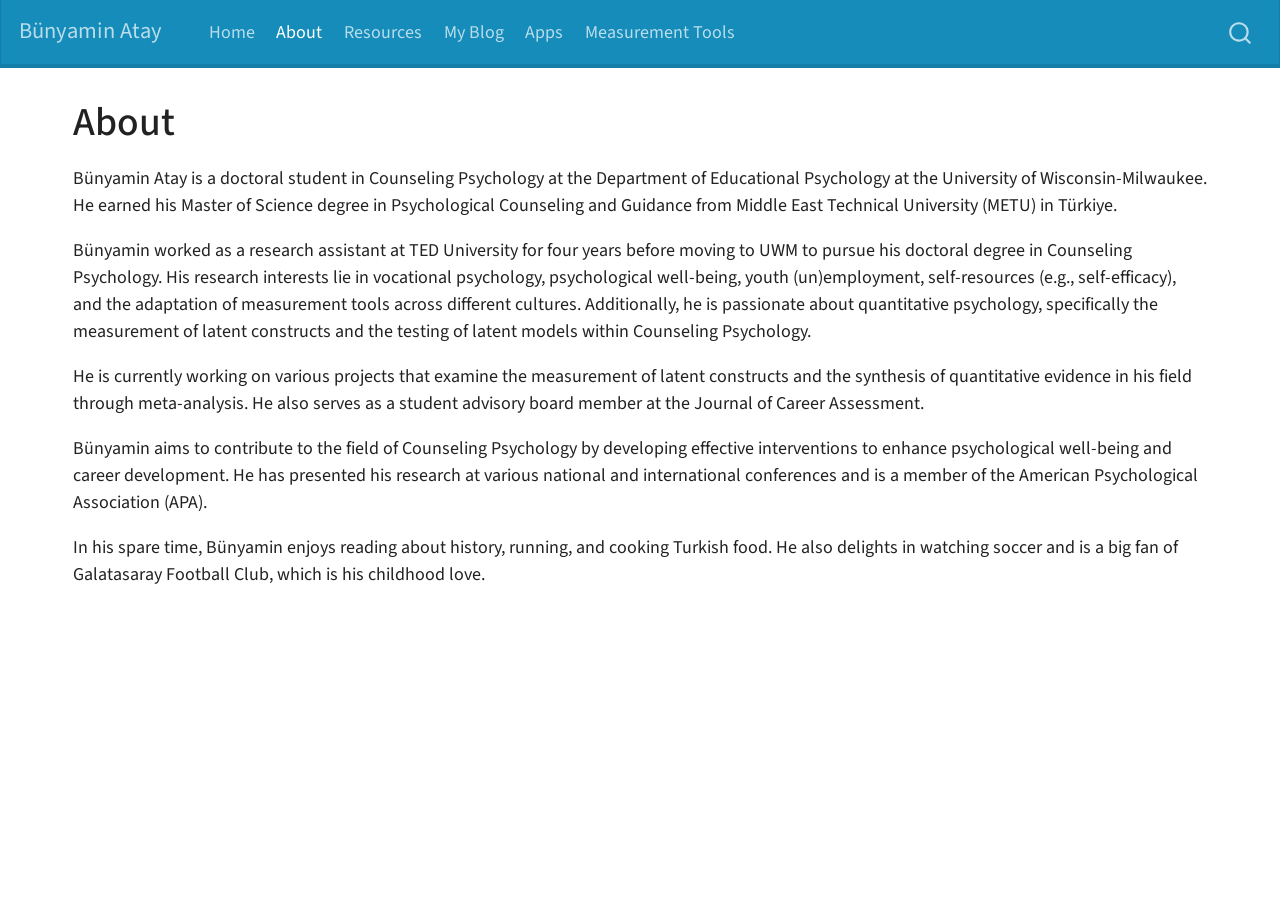
<file: docs/about.html>
<!DOCTYPE html>
<html xmlns="http://www.w3.org/1999/xhtml" lang="en" xml:lang="en"><head>

<meta charset="utf-8">
<meta name="generator" content="quarto-1.2.280">

<meta name="viewport" content="width=device-width, initial-scale=1.0, user-scalable=yes">


<title>Bünyamin Atay - About</title>
<style>
code{white-space: pre-wrap;}
span.smallcaps{font-variant: small-caps;}
div.columns{display: flex; gap: min(4vw, 1.5em);}
div.column{flex: auto; overflow-x: auto;}
div.hanging-indent{margin-left: 1.5em; text-indent: -1.5em;}
ul.task-list{list-style: none;}
ul.task-list li input[type="checkbox"] {
  width: 0.8em;
  margin: 0 0.8em 0.2em -1.6em;
  vertical-align: middle;
}
</style>


<script src="site_libs/quarto-nav/quarto-nav.js"></script>
<script src="site_libs/quarto-nav/headroom.min.js"></script>
<script src="site_libs/clipboard/clipboard.min.js"></script>
<script src="site_libs/quarto-search/autocomplete.umd.js"></script>
<script src="site_libs/quarto-search/fuse.min.js"></script>
<script src="site_libs/quarto-search/quarto-search.js"></script>
<meta name="quarto:offset" content="./">
<script src="site_libs/quarto-html/quarto.js"></script>
<script src="site_libs/quarto-html/popper.min.js"></script>
<script src="site_libs/quarto-html/tippy.umd.min.js"></script>
<script src="site_libs/quarto-html/anchor.min.js"></script>
<link href="site_libs/quarto-html/tippy.css" rel="stylesheet">
<link href="site_libs/quarto-html/quarto-syntax-highlighting.css" rel="stylesheet" id="quarto-text-highlighting-styles">
<script src="site_libs/bootstrap/bootstrap.min.js"></script>
<link href="site_libs/bootstrap/bootstrap-icons.css" rel="stylesheet">
<link href="site_libs/bootstrap/bootstrap.min.css" rel="stylesheet" id="quarto-bootstrap" data-mode="light">
<script id="quarto-search-options" type="application/json">{
  "location": "navbar",
  "copy-button": false,
  "collapse-after": 3,
  "panel-placement": "end",
  "type": "overlay",
  "limit": 20,
  "language": {
    "search-no-results-text": "No results",
    "search-matching-documents-text": "matching documents",
    "search-copy-link-title": "Copy link to search",
    "search-hide-matches-text": "Hide additional matches",
    "search-more-match-text": "more match in this document",
    "search-more-matches-text": "more matches in this document",
    "search-clear-button-title": "Clear",
    "search-detached-cancel-button-title": "Cancel",
    "search-submit-button-title": "Submit"
  }
}</script>


</head>

<body class="nav-fixed">

<div id="quarto-search-results"></div>
  <header id="quarto-header" class="headroom fixed-top">
    <nav class="navbar navbar-expand-lg navbar-dark ">
      <div class="navbar-container container-fluid">
      <div class="navbar-brand-container">
    <a class="navbar-brand" href="./index.html">
    <span class="navbar-title">Bünyamin Atay</span>
    </a>
  </div>
          <button class="navbar-toggler" type="button" data-bs-toggle="collapse" data-bs-target="#navbarCollapse" aria-controls="navbarCollapse" aria-expanded="false" aria-label="Toggle navigation" onclick="if (window.quartoToggleHeadroom) { window.quartoToggleHeadroom(); }">
  <span class="navbar-toggler-icon"></span>
</button>
          <div class="collapse navbar-collapse" id="navbarCollapse">
            <ul class="navbar-nav navbar-nav-scroll me-auto">
  <li class="nav-item">
    <a class="nav-link" href="./index.html">
 <span class="menu-text">Home</span></a>
  </li>  
  <li class="nav-item">
    <a class="nav-link active" href="./about.html" aria-current="page">
 <span class="menu-text">About</span></a>
  </li>  
  <li class="nav-item">
    <a class="nav-link" href="./resources.html">
 <span class="menu-text">Resources</span></a>
  </li>  
  <li class="nav-item">
    <a class="nav-link" href="./posts.html">
 <span class="menu-text">My Blog</span></a>
  </li>  
  <li class="nav-item">
    <a class="nav-link" href="./apps.html">
 <span class="menu-text">Apps</span></a>
  </li>  
  <li class="nav-item">
    <a class="nav-link" href="./tools.html">
 <span class="menu-text">Measurement Tools</span></a>
  </li>  
</ul>
              <div id="quarto-search" class="" title="Search"></div>
          </div> <!-- /navcollapse -->
      </div> <!-- /container-fluid -->
    </nav>
</header>
<!-- content -->
<div id="quarto-content" class="quarto-container page-columns page-rows-contents page-layout-full page-navbar">
<!-- sidebar -->
<!-- margin-sidebar -->
    <div id="quarto-margin-sidebar" class="sidebar margin-sidebar zindex-bottom">
        
    </div>
<!-- main -->
<main class="content column-page" id="quarto-document-content">

<header id="title-block-header" class="quarto-title-block default">
<div class="quarto-title">
<h1 class="title">About</h1>
</div>



<div class="quarto-title-meta">

    
  
    
  </div>
  

</header>

<p>Bünyamin Atay is a doctoral student in Counseling Psychology at the Department of Educational Psychology at the University of Wisconsin-Milwaukee. He earned his Master of Science degree in Psychological Counseling and Guidance from Middle East Technical University (METU) in Türkiye.</p>
<p>Bünyamin worked as a research assistant at TED University for four years before moving to UWM to pursue his doctoral degree in Counseling Psychology. His research interests lie in vocational psychology, psychological well-being, youth (un)employment, self-resources (e.g., self-efficacy), and the adaptation of measurement tools across different cultures. Additionally, he is passionate about quantitative psychology, specifically the measurement of latent constructs and the testing of latent models within Counseling Psychology.</p>
<p>He is currently working on various projects that examine the measurement of latent constructs and the synthesis of quantitative evidence in his field through meta-analysis. He also serves as a student advisory board member at the Journal of Career Assessment.</p>
<p>Bünyamin aims to contribute to the field of Counseling Psychology by developing effective interventions to enhance psychological well-being and career development. He has presented his research at various national and international conferences and is a member of the American Psychological Association (APA).</p>
<p>In his spare time, Bünyamin enjoys reading about history, running, and cooking Turkish food. He also delights in watching soccer and is a big fan of Galatasaray Football Club, which is his childhood love.</p>



</main> <!-- /main -->
<script id="quarto-html-after-body" type="application/javascript">
window.document.addEventListener("DOMContentLoaded", function (event) {
  const toggleBodyColorMode = (bsSheetEl) => {
    const mode = bsSheetEl.getAttribute("data-mode");
    const bodyEl = window.document.querySelector("body");
    if (mode === "dark") {
      bodyEl.classList.add("quarto-dark");
      bodyEl.classList.remove("quarto-light");
    } else {
      bodyEl.classList.add("quarto-light");
      bodyEl.classList.remove("quarto-dark");
    }
  }
  const toggleBodyColorPrimary = () => {
    const bsSheetEl = window.document.querySelector("link#quarto-bootstrap");
    if (bsSheetEl) {
      toggleBodyColorMode(bsSheetEl);
    }
  }
  toggleBodyColorPrimary();  
  const icon = "";
  const anchorJS = new window.AnchorJS();
  anchorJS.options = {
    placement: 'right',
    icon: icon
  };
  anchorJS.add('.anchored');
  const clipboard = new window.ClipboardJS('.code-copy-button', {
    target: function(trigger) {
      return trigger.previousElementSibling;
    }
  });
  clipboard.on('success', function(e) {
    // button target
    const button = e.trigger;
    // don't keep focus
    button.blur();
    // flash "checked"
    button.classList.add('code-copy-button-checked');
    var currentTitle = button.getAttribute("title");
    button.setAttribute("title", "Copied!");
    let tooltip;
    if (window.bootstrap) {
      button.setAttribute("data-bs-toggle", "tooltip");
      button.setAttribute("data-bs-placement", "left");
      button.setAttribute("data-bs-title", "Copied!");
      tooltip = new bootstrap.Tooltip(button, 
        { trigger: "manual", 
          customClass: "code-copy-button-tooltip",
          offset: [0, -8]});
      tooltip.show();    
    }
    setTimeout(function() {
      if (tooltip) {
        tooltip.hide();
        button.removeAttribute("data-bs-title");
        button.removeAttribute("data-bs-toggle");
        button.removeAttribute("data-bs-placement");
      }
      button.setAttribute("title", currentTitle);
      button.classList.remove('code-copy-button-checked');
    }, 1000);
    // clear code selection
    e.clearSelection();
  });
  function tippyHover(el, contentFn) {
    const config = {
      allowHTML: true,
      content: contentFn,
      maxWidth: 500,
      delay: 100,
      arrow: false,
      appendTo: function(el) {
          return el.parentElement;
      },
      interactive: true,
      interactiveBorder: 10,
      theme: 'quarto',
      placement: 'bottom-start'
    };
    window.tippy(el, config); 
  }
  const noterefs = window.document.querySelectorAll('a[role="doc-noteref"]');
  for (var i=0; i<noterefs.length; i++) {
    const ref = noterefs[i];
    tippyHover(ref, function() {
      // use id or data attribute instead here
      let href = ref.getAttribute('data-footnote-href') || ref.getAttribute('href');
      try { href = new URL(href).hash; } catch {}
      const id = href.replace(/^#\/?/, "");
      const note = window.document.getElementById(id);
      return note.innerHTML;
    });
  }
  const findCites = (el) => {
    const parentEl = el.parentElement;
    if (parentEl) {
      const cites = parentEl.dataset.cites;
      if (cites) {
        return {
          el,
          cites: cites.split(' ')
        };
      } else {
        return findCites(el.parentElement)
      }
    } else {
      return undefined;
    }
  };
  var bibliorefs = window.document.querySelectorAll('a[role="doc-biblioref"]');
  for (var i=0; i<bibliorefs.length; i++) {
    const ref = bibliorefs[i];
    const citeInfo = findCites(ref);
    if (citeInfo) {
      tippyHover(citeInfo.el, function() {
        var popup = window.document.createElement('div');
        citeInfo.cites.forEach(function(cite) {
          var citeDiv = window.document.createElement('div');
          citeDiv.classList.add('hanging-indent');
          citeDiv.classList.add('csl-entry');
          var biblioDiv = window.document.getElementById('ref-' + cite);
          if (biblioDiv) {
            citeDiv.innerHTML = biblioDiv.innerHTML;
          }
          popup.appendChild(citeDiv);
        });
        return popup.innerHTML;
      });
    }
  }
});
</script>
</div> <!-- /content -->



</body></html>
</file>
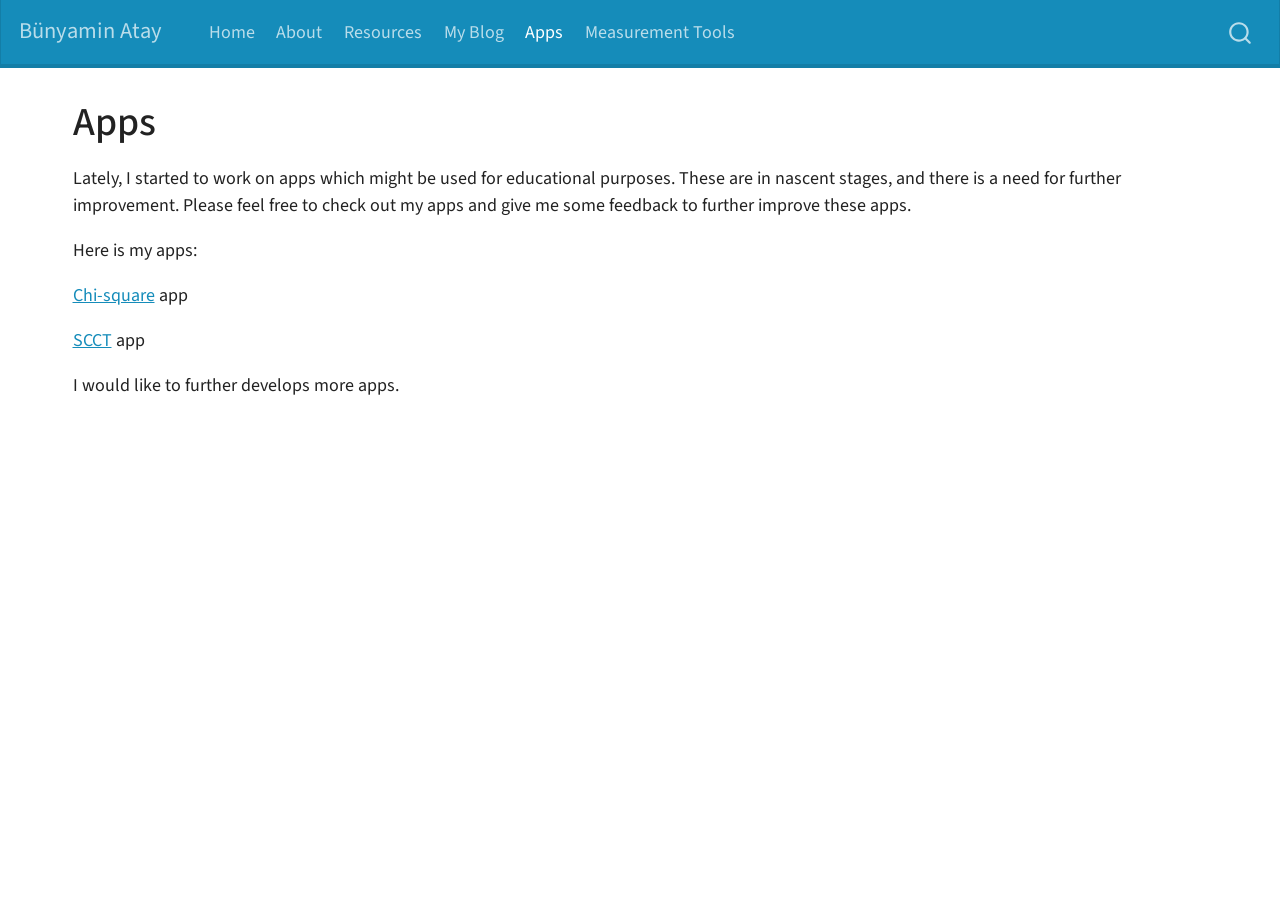
<file: docs/apps.html>
<!DOCTYPE html>
<html xmlns="http://www.w3.org/1999/xhtml" lang="en" xml:lang="en"><head>

<meta charset="utf-8">
<meta name="generator" content="quarto-1.2.280">

<meta name="viewport" content="width=device-width, initial-scale=1.0, user-scalable=yes">


<title>Bünyamin Atay - Apps</title>
<style>
code{white-space: pre-wrap;}
span.smallcaps{font-variant: small-caps;}
div.columns{display: flex; gap: min(4vw, 1.5em);}
div.column{flex: auto; overflow-x: auto;}
div.hanging-indent{margin-left: 1.5em; text-indent: -1.5em;}
ul.task-list{list-style: none;}
ul.task-list li input[type="checkbox"] {
  width: 0.8em;
  margin: 0 0.8em 0.2em -1.6em;
  vertical-align: middle;
}
</style>


<script src="site_libs/quarto-nav/quarto-nav.js"></script>
<script src="site_libs/quarto-nav/headroom.min.js"></script>
<script src="site_libs/clipboard/clipboard.min.js"></script>
<script src="site_libs/quarto-search/autocomplete.umd.js"></script>
<script src="site_libs/quarto-search/fuse.min.js"></script>
<script src="site_libs/quarto-search/quarto-search.js"></script>
<meta name="quarto:offset" content="./">
<script src="site_libs/quarto-html/quarto.js"></script>
<script src="site_libs/quarto-html/popper.min.js"></script>
<script src="site_libs/quarto-html/tippy.umd.min.js"></script>
<script src="site_libs/quarto-html/anchor.min.js"></script>
<link href="site_libs/quarto-html/tippy.css" rel="stylesheet">
<link href="site_libs/quarto-html/quarto-syntax-highlighting.css" rel="stylesheet" id="quarto-text-highlighting-styles">
<script src="site_libs/bootstrap/bootstrap.min.js"></script>
<link href="site_libs/bootstrap/bootstrap-icons.css" rel="stylesheet">
<link href="site_libs/bootstrap/bootstrap.min.css" rel="stylesheet" id="quarto-bootstrap" data-mode="light">
<script id="quarto-search-options" type="application/json">{
  "location": "navbar",
  "copy-button": false,
  "collapse-after": 3,
  "panel-placement": "end",
  "type": "overlay",
  "limit": 20,
  "language": {
    "search-no-results-text": "No results",
    "search-matching-documents-text": "matching documents",
    "search-copy-link-title": "Copy link to search",
    "search-hide-matches-text": "Hide additional matches",
    "search-more-match-text": "more match in this document",
    "search-more-matches-text": "more matches in this document",
    "search-clear-button-title": "Clear",
    "search-detached-cancel-button-title": "Cancel",
    "search-submit-button-title": "Submit"
  }
}</script>


<link rel="stylesheet" href="styles.css">
</head>

<body class="nav-fixed">

<div id="quarto-search-results"></div>
  <header id="quarto-header" class="headroom fixed-top">
    <nav class="navbar navbar-expand-lg navbar-dark ">
      <div class="navbar-container container-fluid">
      <div class="navbar-brand-container">
    <a class="navbar-brand" href="./index.html">
    <span class="navbar-title">Bünyamin Atay</span>
    </a>
  </div>
          <button class="navbar-toggler" type="button" data-bs-toggle="collapse" data-bs-target="#navbarCollapse" aria-controls="navbarCollapse" aria-expanded="false" aria-label="Toggle navigation" onclick="if (window.quartoToggleHeadroom) { window.quartoToggleHeadroom(); }">
  <span class="navbar-toggler-icon"></span>
</button>
          <div class="collapse navbar-collapse" id="navbarCollapse">
            <ul class="navbar-nav navbar-nav-scroll me-auto">
  <li class="nav-item">
    <a class="nav-link" href="./index.html">
 <span class="menu-text">Home</span></a>
  </li>  
  <li class="nav-item">
    <a class="nav-link" href="./about.html">
 <span class="menu-text">About</span></a>
  </li>  
  <li class="nav-item">
    <a class="nav-link" href="./resources.html">
 <span class="menu-text">Resources</span></a>
  </li>  
  <li class="nav-item">
    <a class="nav-link" href="./posts.html">
 <span class="menu-text">My Blog</span></a>
  </li>  
  <li class="nav-item">
    <a class="nav-link active" href="./apps.html" aria-current="page">
 <span class="menu-text">Apps</span></a>
  </li>  
  <li class="nav-item">
    <a class="nav-link" href="./tools.html">
 <span class="menu-text">Measurement Tools</span></a>
  </li>  
</ul>
              <div id="quarto-search" class="" title="Search"></div>
          </div> <!-- /navcollapse -->
      </div> <!-- /container-fluid -->
    </nav>
</header>
<!-- content -->
<div id="quarto-content" class="quarto-container page-columns page-rows-contents page-layout-full page-navbar">
<!-- sidebar -->
<!-- margin-sidebar -->
    <div id="quarto-margin-sidebar" class="sidebar margin-sidebar zindex-bottom">
        
    </div>
<!-- main -->
<main class="content column-page" id="quarto-document-content">

<header id="title-block-header" class="quarto-title-block default">
<div class="quarto-title">
<h1 class="title">Apps</h1>
</div>



<div class="quarto-title-meta">

    
  
    
  </div>
  

</header>

<p>Lately, I started to work on apps which might be used for educational purposes. These are in nascent stages, and there is a need for further improvement. Please feel free to check out my apps and give me some feedback to further improve these apps.</p>
<p>Here is my apps:</p>
<p><a href="https://bunyaminatay.shinyapps.io/chi-square/">Chi-square</a> app</p>
<p><a href="https://bunyaminatay.shinyapps.io/scct/">SCCT</a> app</p>
<p>I would like to further develops more apps.</p>



</main> <!-- /main -->
<script id="quarto-html-after-body" type="application/javascript">
window.document.addEventListener("DOMContentLoaded", function (event) {
  const toggleBodyColorMode = (bsSheetEl) => {
    const mode = bsSheetEl.getAttribute("data-mode");
    const bodyEl = window.document.querySelector("body");
    if (mode === "dark") {
      bodyEl.classList.add("quarto-dark");
      bodyEl.classList.remove("quarto-light");
    } else {
      bodyEl.classList.add("quarto-light");
      bodyEl.classList.remove("quarto-dark");
    }
  }
  const toggleBodyColorPrimary = () => {
    const bsSheetEl = window.document.querySelector("link#quarto-bootstrap");
    if (bsSheetEl) {
      toggleBodyColorMode(bsSheetEl);
    }
  }
  toggleBodyColorPrimary();  
  const icon = "";
  const anchorJS = new window.AnchorJS();
  anchorJS.options = {
    placement: 'right',
    icon: icon
  };
  anchorJS.add('.anchored');
  const clipboard = new window.ClipboardJS('.code-copy-button', {
    target: function(trigger) {
      return trigger.previousElementSibling;
    }
  });
  clipboard.on('success', function(e) {
    // button target
    const button = e.trigger;
    // don't keep focus
    button.blur();
    // flash "checked"
    button.classList.add('code-copy-button-checked');
    var currentTitle = button.getAttribute("title");
    button.setAttribute("title", "Copied!");
    let tooltip;
    if (window.bootstrap) {
      button.setAttribute("data-bs-toggle", "tooltip");
      button.setAttribute("data-bs-placement", "left");
      button.setAttribute("data-bs-title", "Copied!");
      tooltip = new bootstrap.Tooltip(button, 
        { trigger: "manual", 
          customClass: "code-copy-button-tooltip",
          offset: [0, -8]});
      tooltip.show();    
    }
    setTimeout(function() {
      if (tooltip) {
        tooltip.hide();
        button.removeAttribute("data-bs-title");
        button.removeAttribute("data-bs-toggle");
        button.removeAttribute("data-bs-placement");
      }
      button.setAttribute("title", currentTitle);
      button.classList.remove('code-copy-button-checked');
    }, 1000);
    // clear code selection
    e.clearSelection();
  });
  function tippyHover(el, contentFn) {
    const config = {
      allowHTML: true,
      content: contentFn,
      maxWidth: 500,
      delay: 100,
      arrow: false,
      appendTo: function(el) {
          return el.parentElement;
      },
      interactive: true,
      interactiveBorder: 10,
      theme: 'quarto',
      placement: 'bottom-start'
    };
    window.tippy(el, config); 
  }
  const noterefs = window.document.querySelectorAll('a[role="doc-noteref"]');
  for (var i=0; i<noterefs.length; i++) {
    const ref = noterefs[i];
    tippyHover(ref, function() {
      // use id or data attribute instead here
      let href = ref.getAttribute('data-footnote-href') || ref.getAttribute('href');
      try { href = new URL(href).hash; } catch {}
      const id = href.replace(/^#\/?/, "");
      const note = window.document.getElementById(id);
      return note.innerHTML;
    });
  }
  const findCites = (el) => {
    const parentEl = el.parentElement;
    if (parentEl) {
      const cites = parentEl.dataset.cites;
      if (cites) {
        return {
          el,
          cites: cites.split(' ')
        };
      } else {
        return findCites(el.parentElement)
      }
    } else {
      return undefined;
    }
  };
  var bibliorefs = window.document.querySelectorAll('a[role="doc-biblioref"]');
  for (var i=0; i<bibliorefs.length; i++) {
    const ref = bibliorefs[i];
    const citeInfo = findCites(ref);
    if (citeInfo) {
      tippyHover(citeInfo.el, function() {
        var popup = window.document.createElement('div');
        citeInfo.cites.forEach(function(cite) {
          var citeDiv = window.document.createElement('div');
          citeDiv.classList.add('hanging-indent');
          citeDiv.classList.add('csl-entry');
          var biblioDiv = window.document.getElementById('ref-' + cite);
          if (biblioDiv) {
            citeDiv.innerHTML = biblioDiv.innerHTML;
          }
          popup.appendChild(citeDiv);
        });
        return popup.innerHTML;
      });
    }
  }
});
</script>
</div> <!-- /content -->



</body></html>
</file>
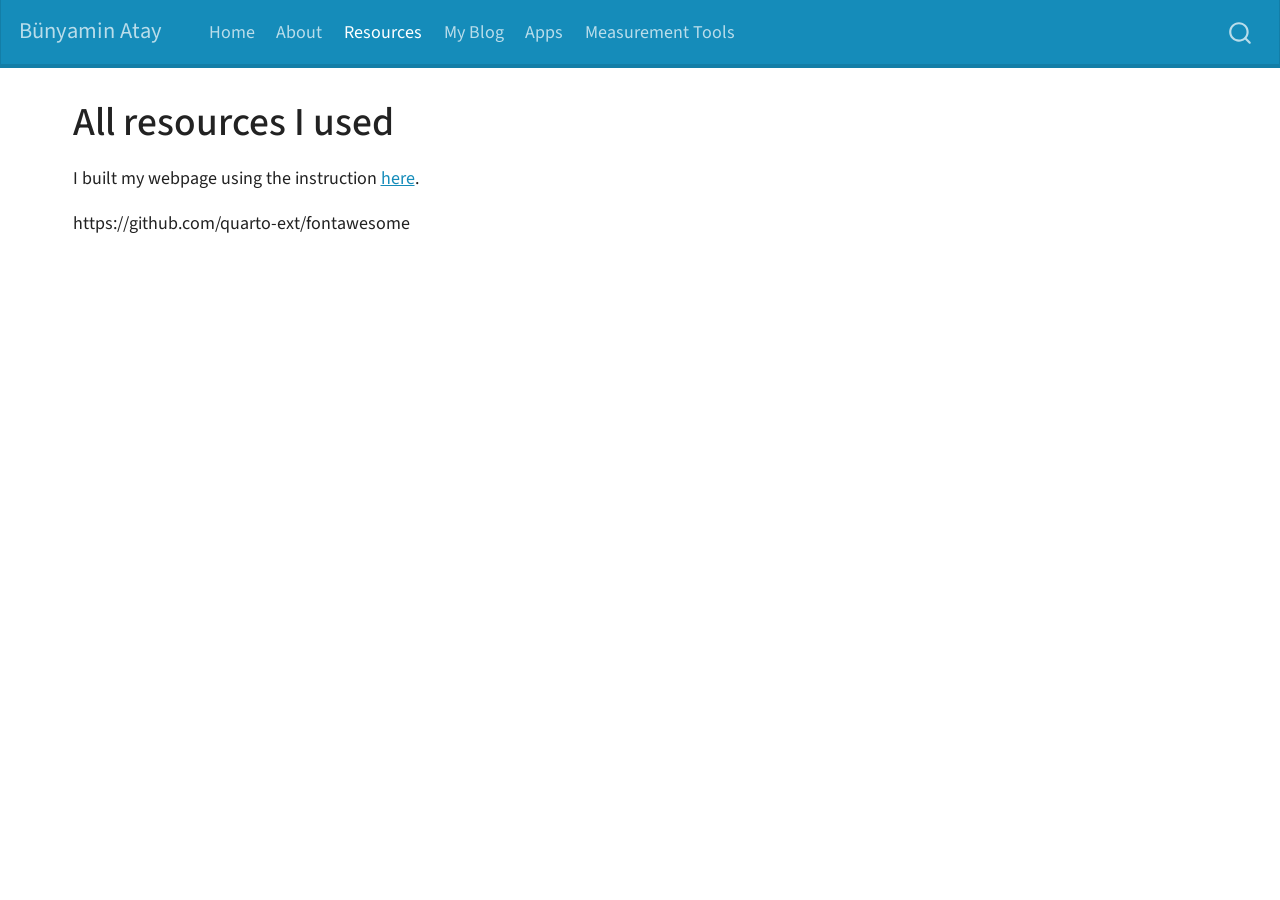
<file: docs/resources.html>
<!DOCTYPE html>
<html xmlns="http://www.w3.org/1999/xhtml" lang="en" xml:lang="en"><head>

<meta charset="utf-8">
<meta name="generator" content="quarto-1.2.280">

<meta name="viewport" content="width=device-width, initial-scale=1.0, user-scalable=yes">


<title>Bünyamin Atay - All resources I used</title>
<style>
code{white-space: pre-wrap;}
span.smallcaps{font-variant: small-caps;}
div.columns{display: flex; gap: min(4vw, 1.5em);}
div.column{flex: auto; overflow-x: auto;}
div.hanging-indent{margin-left: 1.5em; text-indent: -1.5em;}
ul.task-list{list-style: none;}
ul.task-list li input[type="checkbox"] {
  width: 0.8em;
  margin: 0 0.8em 0.2em -1.6em;
  vertical-align: middle;
}
</style>


<script src="site_libs/quarto-nav/quarto-nav.js"></script>
<script src="site_libs/quarto-nav/headroom.min.js"></script>
<script src="site_libs/clipboard/clipboard.min.js"></script>
<script src="site_libs/quarto-search/autocomplete.umd.js"></script>
<script src="site_libs/quarto-search/fuse.min.js"></script>
<script src="site_libs/quarto-search/quarto-search.js"></script>
<meta name="quarto:offset" content="./">
<script src="site_libs/quarto-html/quarto.js"></script>
<script src="site_libs/quarto-html/popper.min.js"></script>
<script src="site_libs/quarto-html/tippy.umd.min.js"></script>
<script src="site_libs/quarto-html/anchor.min.js"></script>
<link href="site_libs/quarto-html/tippy.css" rel="stylesheet">
<link href="site_libs/quarto-html/quarto-syntax-highlighting.css" rel="stylesheet" id="quarto-text-highlighting-styles">
<script src="site_libs/bootstrap/bootstrap.min.js"></script>
<link href="site_libs/bootstrap/bootstrap-icons.css" rel="stylesheet">
<link href="site_libs/bootstrap/bootstrap.min.css" rel="stylesheet" id="quarto-bootstrap" data-mode="light">
<script id="quarto-search-options" type="application/json">{
  "location": "navbar",
  "copy-button": false,
  "collapse-after": 3,
  "panel-placement": "end",
  "type": "overlay",
  "limit": 20,
  "language": {
    "search-no-results-text": "No results",
    "search-matching-documents-text": "matching documents",
    "search-copy-link-title": "Copy link to search",
    "search-hide-matches-text": "Hide additional matches",
    "search-more-match-text": "more match in this document",
    "search-more-matches-text": "more matches in this document",
    "search-clear-button-title": "Clear",
    "search-detached-cancel-button-title": "Cancel",
    "search-submit-button-title": "Submit"
  }
}</script>


<link rel="stylesheet" href="styles.css">
</head>

<body class="nav-fixed">

<div id="quarto-search-results"></div>
  <header id="quarto-header" class="headroom fixed-top">
    <nav class="navbar navbar-expand-lg navbar-dark ">
      <div class="navbar-container container-fluid">
      <div class="navbar-brand-container">
    <a class="navbar-brand" href="./index.html">
    <span class="navbar-title">Bünyamin Atay</span>
    </a>
  </div>
          <button class="navbar-toggler" type="button" data-bs-toggle="collapse" data-bs-target="#navbarCollapse" aria-controls="navbarCollapse" aria-expanded="false" aria-label="Toggle navigation" onclick="if (window.quartoToggleHeadroom) { window.quartoToggleHeadroom(); }">
  <span class="navbar-toggler-icon"></span>
</button>
          <div class="collapse navbar-collapse" id="navbarCollapse">
            <ul class="navbar-nav navbar-nav-scroll me-auto">
  <li class="nav-item">
    <a class="nav-link" href="./index.html">
 <span class="menu-text">Home</span></a>
  </li>  
  <li class="nav-item">
    <a class="nav-link" href="./about.html">
 <span class="menu-text">About</span></a>
  </li>  
  <li class="nav-item">
    <a class="nav-link active" href="./resources.html" aria-current="page">
 <span class="menu-text">Resources</span></a>
  </li>  
  <li class="nav-item">
    <a class="nav-link" href="./posts.html">
 <span class="menu-text">My Blog</span></a>
  </li>  
  <li class="nav-item">
    <a class="nav-link" href="./apps.html">
 <span class="menu-text">Apps</span></a>
  </li>  
  <li class="nav-item">
    <a class="nav-link" href="./tools.html">
 <span class="menu-text">Measurement Tools</span></a>
  </li>  
</ul>
              <div id="quarto-search" class="" title="Search"></div>
          </div> <!-- /navcollapse -->
      </div> <!-- /container-fluid -->
    </nav>
</header>
<!-- content -->
<div id="quarto-content" class="quarto-container page-columns page-rows-contents page-layout-full page-navbar">
<!-- sidebar -->
<!-- margin-sidebar -->
    <div id="quarto-margin-sidebar" class="sidebar margin-sidebar zindex-bottom">
        
    </div>
<!-- main -->
<main class="content column-page" id="quarto-document-content">

<header id="title-block-header" class="quarto-title-block default">
<div class="quarto-title">
<h1 class="title">All resources I used</h1>
</div>



<div class="quarto-title-meta">

    
  
    
  </div>
  

</header>

<p>I built my webpage using the instruction <a href="https://ucsb-meds.github.io/creating-quarto-websites/#resources" title="Creating Quarto Website">here</a>.</p>
<p>https://github.com/quarto-ext/fontawesome</p>



</main> <!-- /main -->
<script id="quarto-html-after-body" type="application/javascript">
window.document.addEventListener("DOMContentLoaded", function (event) {
  const toggleBodyColorMode = (bsSheetEl) => {
    const mode = bsSheetEl.getAttribute("data-mode");
    const bodyEl = window.document.querySelector("body");
    if (mode === "dark") {
      bodyEl.classList.add("quarto-dark");
      bodyEl.classList.remove("quarto-light");
    } else {
      bodyEl.classList.add("quarto-light");
      bodyEl.classList.remove("quarto-dark");
    }
  }
  const toggleBodyColorPrimary = () => {
    const bsSheetEl = window.document.querySelector("link#quarto-bootstrap");
    if (bsSheetEl) {
      toggleBodyColorMode(bsSheetEl);
    }
  }
  toggleBodyColorPrimary();  
  const icon = "";
  const anchorJS = new window.AnchorJS();
  anchorJS.options = {
    placement: 'right',
    icon: icon
  };
  anchorJS.add('.anchored');
  const clipboard = new window.ClipboardJS('.code-copy-button', {
    target: function(trigger) {
      return trigger.previousElementSibling;
    }
  });
  clipboard.on('success', function(e) {
    // button target
    const button = e.trigger;
    // don't keep focus
    button.blur();
    // flash "checked"
    button.classList.add('code-copy-button-checked');
    var currentTitle = button.getAttribute("title");
    button.setAttribute("title", "Copied!");
    let tooltip;
    if (window.bootstrap) {
      button.setAttribute("data-bs-toggle", "tooltip");
      button.setAttribute("data-bs-placement", "left");
      button.setAttribute("data-bs-title", "Copied!");
      tooltip = new bootstrap.Tooltip(button, 
        { trigger: "manual", 
          customClass: "code-copy-button-tooltip",
          offset: [0, -8]});
      tooltip.show();    
    }
    setTimeout(function() {
      if (tooltip) {
        tooltip.hide();
        button.removeAttribute("data-bs-title");
        button.removeAttribute("data-bs-toggle");
        button.removeAttribute("data-bs-placement");
      }
      button.setAttribute("title", currentTitle);
      button.classList.remove('code-copy-button-checked');
    }, 1000);
    // clear code selection
    e.clearSelection();
  });
  function tippyHover(el, contentFn) {
    const config = {
      allowHTML: true,
      content: contentFn,
      maxWidth: 500,
      delay: 100,
      arrow: false,
      appendTo: function(el) {
          return el.parentElement;
      },
      interactive: true,
      interactiveBorder: 10,
      theme: 'quarto',
      placement: 'bottom-start'
    };
    window.tippy(el, config); 
  }
  const noterefs = window.document.querySelectorAll('a[role="doc-noteref"]');
  for (var i=0; i<noterefs.length; i++) {
    const ref = noterefs[i];
    tippyHover(ref, function() {
      // use id or data attribute instead here
      let href = ref.getAttribute('data-footnote-href') || ref.getAttribute('href');
      try { href = new URL(href).hash; } catch {}
      const id = href.replace(/^#\/?/, "");
      const note = window.document.getElementById(id);
      return note.innerHTML;
    });
  }
  const findCites = (el) => {
    const parentEl = el.parentElement;
    if (parentEl) {
      const cites = parentEl.dataset.cites;
      if (cites) {
        return {
          el,
          cites: cites.split(' ')
        };
      } else {
        return findCites(el.parentElement)
      }
    } else {
      return undefined;
    }
  };
  var bibliorefs = window.document.querySelectorAll('a[role="doc-biblioref"]');
  for (var i=0; i<bibliorefs.length; i++) {
    const ref = bibliorefs[i];
    const citeInfo = findCites(ref);
    if (citeInfo) {
      tippyHover(citeInfo.el, function() {
        var popup = window.document.createElement('div');
        citeInfo.cites.forEach(function(cite) {
          var citeDiv = window.document.createElement('div');
          citeDiv.classList.add('hanging-indent');
          citeDiv.classList.add('csl-entry');
          var biblioDiv = window.document.getElementById('ref-' + cite);
          if (biblioDiv) {
            citeDiv.innerHTML = biblioDiv.innerHTML;
          }
          popup.appendChild(citeDiv);
        });
        return popup.innerHTML;
      });
    }
  }
});
</script>
</div> <!-- /content -->



</body></html>
</file>
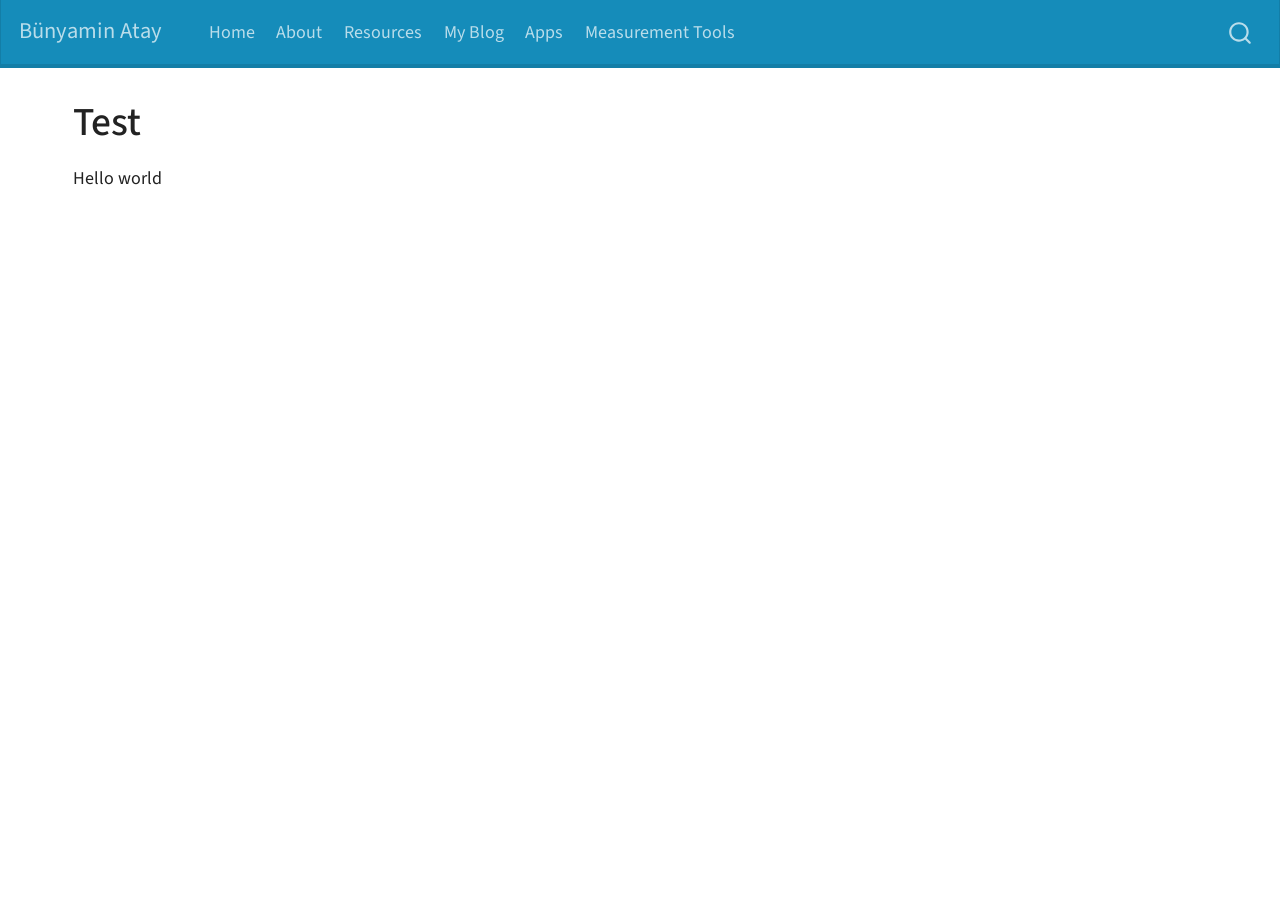
<file: docs/standalone-test.html>
<!DOCTYPE html>
<html xmlns="http://www.w3.org/1999/xhtml" lang="en" xml:lang="en"><head>

<meta charset="utf-8">
<meta name="generator" content="quarto-1.2.280">

<meta name="viewport" content="width=device-width, initial-scale=1.0, user-scalable=yes">


<title>Bünyamin Atay - Test</title>
<style>
code{white-space: pre-wrap;}
span.smallcaps{font-variant: small-caps;}
div.columns{display: flex; gap: min(4vw, 1.5em);}
div.column{flex: auto; overflow-x: auto;}
div.hanging-indent{margin-left: 1.5em; text-indent: -1.5em;}
ul.task-list{list-style: none;}
ul.task-list li input[type="checkbox"] {
  width: 0.8em;
  margin: 0 0.8em 0.2em -1.6em;
  vertical-align: middle;
}
</style>


<script src="site_libs/quarto-nav/quarto-nav.js"></script>
<script src="site_libs/quarto-nav/headroom.min.js"></script>
<script src="site_libs/clipboard/clipboard.min.js"></script>
<script src="site_libs/quarto-search/autocomplete.umd.js"></script>
<script src="site_libs/quarto-search/fuse.min.js"></script>
<script src="site_libs/quarto-search/quarto-search.js"></script>
<meta name="quarto:offset" content="./">
<script src="site_libs/quarto-html/quarto.js"></script>
<script src="site_libs/quarto-html/popper.min.js"></script>
<script src="site_libs/quarto-html/tippy.umd.min.js"></script>
<script src="site_libs/quarto-html/anchor.min.js"></script>
<link href="site_libs/quarto-html/tippy.css" rel="stylesheet">
<link href="site_libs/quarto-html/quarto-syntax-highlighting.css" rel="stylesheet" id="quarto-text-highlighting-styles">
<script src="site_libs/bootstrap/bootstrap.min.js"></script>
<link href="site_libs/bootstrap/bootstrap-icons.css" rel="stylesheet">
<link href="site_libs/bootstrap/bootstrap.min.css" rel="stylesheet" id="quarto-bootstrap" data-mode="light">
<script id="quarto-search-options" type="application/json">{
  "location": "navbar",
  "copy-button": false,
  "collapse-after": 3,
  "panel-placement": "end",
  "type": "overlay",
  "limit": 20,
  "language": {
    "search-no-results-text": "No results",
    "search-matching-documents-text": "matching documents",
    "search-copy-link-title": "Copy link to search",
    "search-hide-matches-text": "Hide additional matches",
    "search-more-match-text": "more match in this document",
    "search-more-matches-text": "more matches in this document",
    "search-clear-button-title": "Clear",
    "search-detached-cancel-button-title": "Cancel",
    "search-submit-button-title": "Submit"
  }
}</script>


<link rel="stylesheet" href="styles.css">
</head>

<body class="nav-fixed">

<div id="quarto-search-results"></div>
  <header id="quarto-header" class="headroom fixed-top">
    <nav class="navbar navbar-expand-lg navbar-dark ">
      <div class="navbar-container container-fluid">
      <div class="navbar-brand-container">
    <a class="navbar-brand" href="./index.html">
    <span class="navbar-title">Bünyamin Atay</span>
    </a>
  </div>
          <button class="navbar-toggler" type="button" data-bs-toggle="collapse" data-bs-target="#navbarCollapse" aria-controls="navbarCollapse" aria-expanded="false" aria-label="Toggle navigation" onclick="if (window.quartoToggleHeadroom) { window.quartoToggleHeadroom(); }">
  <span class="navbar-toggler-icon"></span>
</button>
          <div class="collapse navbar-collapse" id="navbarCollapse">
            <ul class="navbar-nav navbar-nav-scroll me-auto">
  <li class="nav-item">
    <a class="nav-link" href="./index.html">
 <span class="menu-text">Home</span></a>
  </li>  
  <li class="nav-item">
    <a class="nav-link" href="./about.html">
 <span class="menu-text">About</span></a>
  </li>  
  <li class="nav-item">
    <a class="nav-link" href="./resources.html">
 <span class="menu-text">Resources</span></a>
  </li>  
  <li class="nav-item">
    <a class="nav-link" href="./posts.html">
 <span class="menu-text">My Blog</span></a>
  </li>  
  <li class="nav-item">
    <a class="nav-link" href="./apps.html">
 <span class="menu-text">Apps</span></a>
  </li>  
  <li class="nav-item">
    <a class="nav-link" href="./tools.html">
 <span class="menu-text">Measurement Tools</span></a>
  </li>  
</ul>
              <div id="quarto-search" class="" title="Search"></div>
          </div> <!-- /navcollapse -->
      </div> <!-- /container-fluid -->
    </nav>
</header>
<!-- content -->
<div id="quarto-content" class="quarto-container page-columns page-rows-contents page-layout-full page-navbar">
<!-- sidebar -->
<!-- margin-sidebar -->
    <div id="quarto-margin-sidebar" class="sidebar margin-sidebar zindex-bottom">
        
    </div>
<!-- main -->
<main class="content column-page" id="quarto-document-content">

<header id="title-block-header" class="quarto-title-block default">
<div class="quarto-title">
<h1 class="title">Test</h1>
</div>



<div class="quarto-title-meta">

    
  
    
  </div>
  

</header>

<p>Hello world</p>



</main> <!-- /main -->
<script id="quarto-html-after-body" type="application/javascript">
window.document.addEventListener("DOMContentLoaded", function (event) {
  const toggleBodyColorMode = (bsSheetEl) => {
    const mode = bsSheetEl.getAttribute("data-mode");
    const bodyEl = window.document.querySelector("body");
    if (mode === "dark") {
      bodyEl.classList.add("quarto-dark");
      bodyEl.classList.remove("quarto-light");
    } else {
      bodyEl.classList.add("quarto-light");
      bodyEl.classList.remove("quarto-dark");
    }
  }
  const toggleBodyColorPrimary = () => {
    const bsSheetEl = window.document.querySelector("link#quarto-bootstrap");
    if (bsSheetEl) {
      toggleBodyColorMode(bsSheetEl);
    }
  }
  toggleBodyColorPrimary();  
  const icon = "";
  const anchorJS = new window.AnchorJS();
  anchorJS.options = {
    placement: 'right',
    icon: icon
  };
  anchorJS.add('.anchored');
  const clipboard = new window.ClipboardJS('.code-copy-button', {
    target: function(trigger) {
      return trigger.previousElementSibling;
    }
  });
  clipboard.on('success', function(e) {
    // button target
    const button = e.trigger;
    // don't keep focus
    button.blur();
    // flash "checked"
    button.classList.add('code-copy-button-checked');
    var currentTitle = button.getAttribute("title");
    button.setAttribute("title", "Copied!");
    let tooltip;
    if (window.bootstrap) {
      button.setAttribute("data-bs-toggle", "tooltip");
      button.setAttribute("data-bs-placement", "left");
      button.setAttribute("data-bs-title", "Copied!");
      tooltip = new bootstrap.Tooltip(button, 
        { trigger: "manual", 
          customClass: "code-copy-button-tooltip",
          offset: [0, -8]});
      tooltip.show();    
    }
    setTimeout(function() {
      if (tooltip) {
        tooltip.hide();
        button.removeAttribute("data-bs-title");
        button.removeAttribute("data-bs-toggle");
        button.removeAttribute("data-bs-placement");
      }
      button.setAttribute("title", currentTitle);
      button.classList.remove('code-copy-button-checked');
    }, 1000);
    // clear code selection
    e.clearSelection();
  });
  function tippyHover(el, contentFn) {
    const config = {
      allowHTML: true,
      content: contentFn,
      maxWidth: 500,
      delay: 100,
      arrow: false,
      appendTo: function(el) {
          return el.parentElement;
      },
      interactive: true,
      interactiveBorder: 10,
      theme: 'quarto',
      placement: 'bottom-start'
    };
    window.tippy(el, config); 
  }
  const noterefs = window.document.querySelectorAll('a[role="doc-noteref"]');
  for (var i=0; i<noterefs.length; i++) {
    const ref = noterefs[i];
    tippyHover(ref, function() {
      // use id or data attribute instead here
      let href = ref.getAttribute('data-footnote-href') || ref.getAttribute('href');
      try { href = new URL(href).hash; } catch {}
      const id = href.replace(/^#\/?/, "");
      const note = window.document.getElementById(id);
      return note.innerHTML;
    });
  }
  const findCites = (el) => {
    const parentEl = el.parentElement;
    if (parentEl) {
      const cites = parentEl.dataset.cites;
      if (cites) {
        return {
          el,
          cites: cites.split(' ')
        };
      } else {
        return findCites(el.parentElement)
      }
    } else {
      return undefined;
    }
  };
  var bibliorefs = window.document.querySelectorAll('a[role="doc-biblioref"]');
  for (var i=0; i<bibliorefs.length; i++) {
    const ref = bibliorefs[i];
    const citeInfo = findCites(ref);
    if (citeInfo) {
      tippyHover(citeInfo.el, function() {
        var popup = window.document.createElement('div');
        citeInfo.cites.forEach(function(cite) {
          var citeDiv = window.document.createElement('div');
          citeDiv.classList.add('hanging-indent');
          citeDiv.classList.add('csl-entry');
          var biblioDiv = window.document.getElementById('ref-' + cite);
          if (biblioDiv) {
            citeDiv.innerHTML = biblioDiv.innerHTML;
          }
          popup.appendChild(citeDiv);
        });
        return popup.innerHTML;
      });
    }
  }
});
</script>
</div> <!-- /content -->



</body></html>
</file>
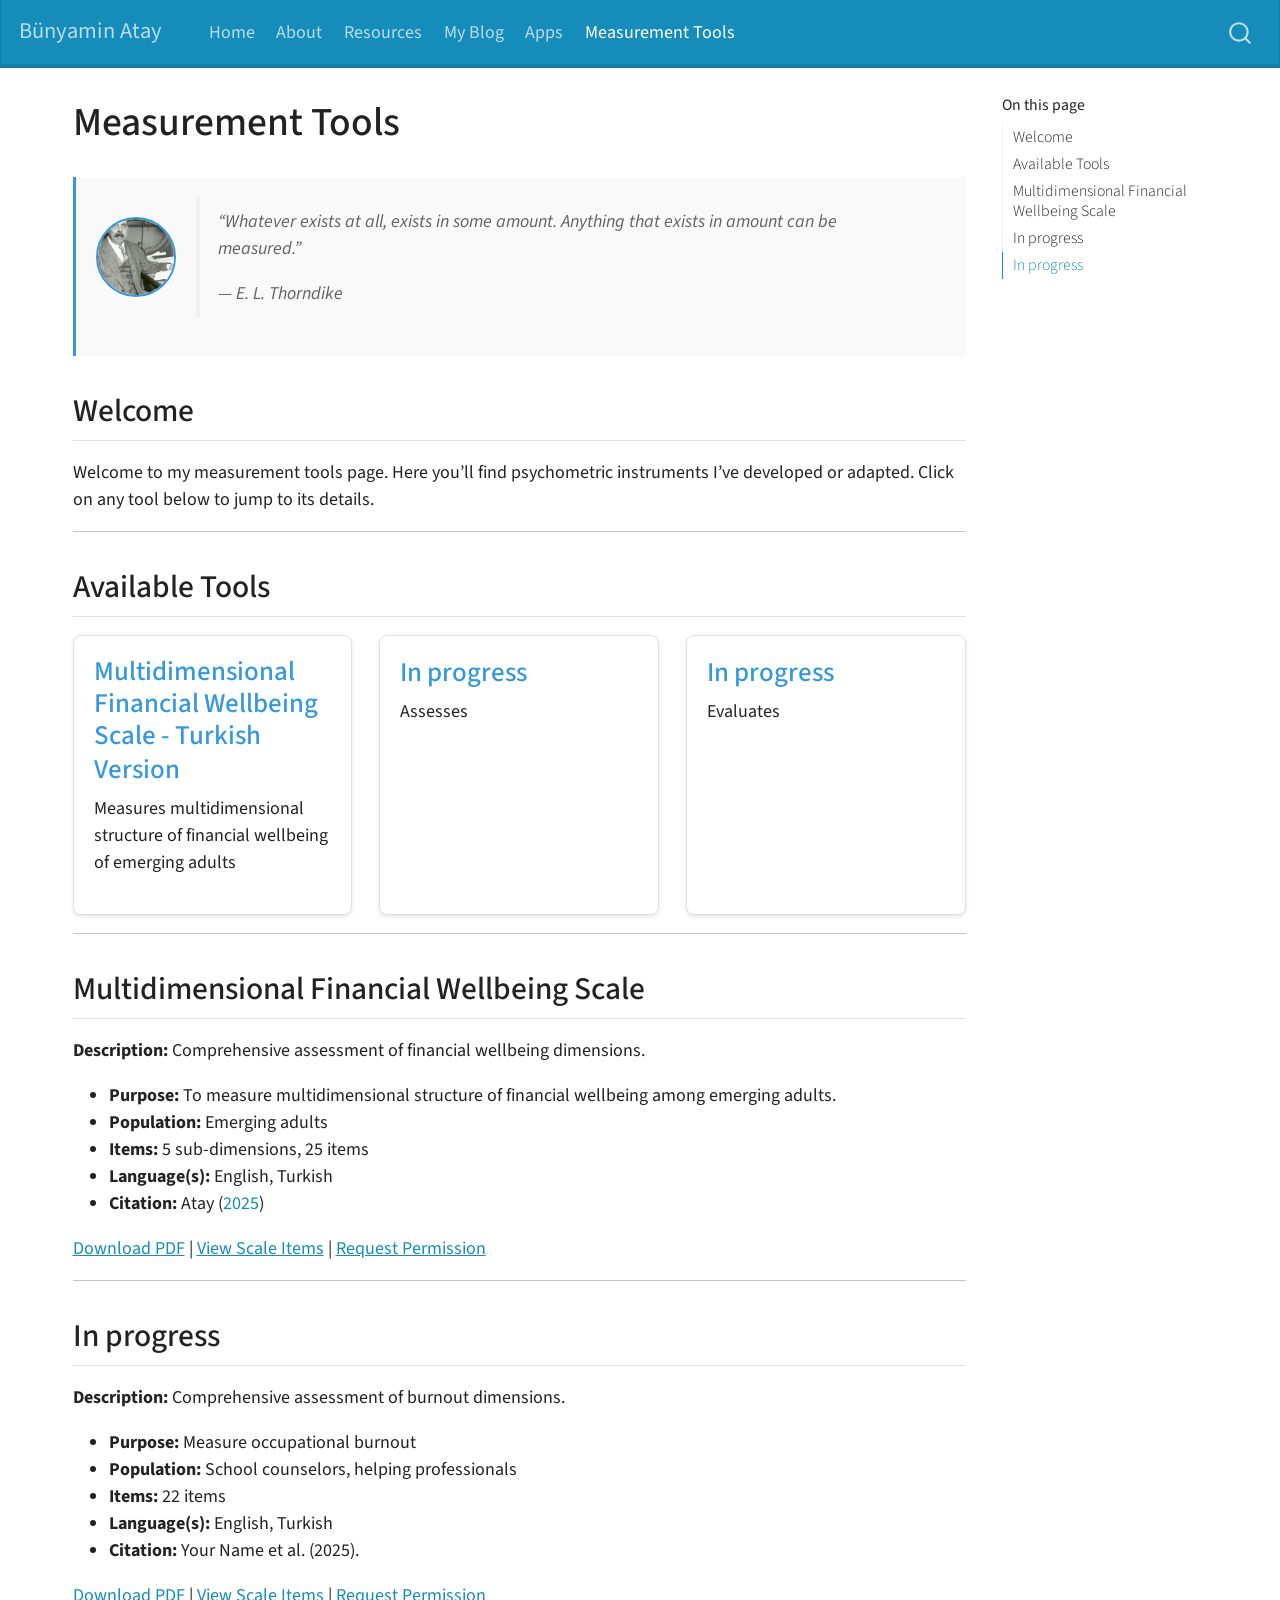
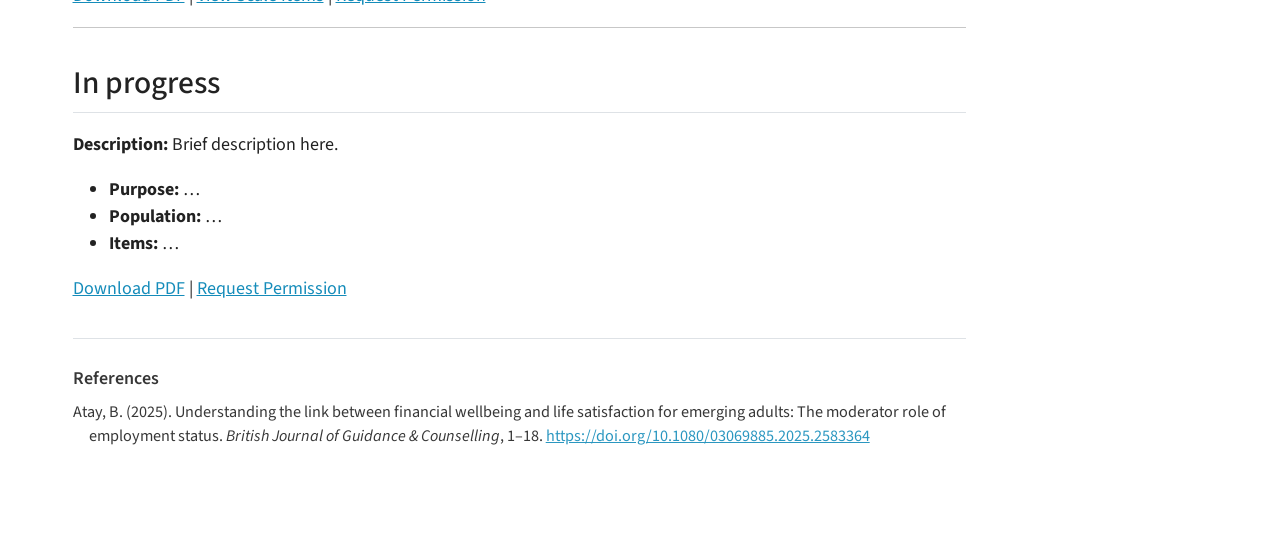
<file: docs/tools.html>
<!DOCTYPE html>
<html xmlns="http://www.w3.org/1999/xhtml" lang="en" xml:lang="en"><head>

<meta charset="utf-8">
<meta name="generator" content="quarto-1.2.280">

<meta name="viewport" content="width=device-width, initial-scale=1.0, user-scalable=yes">


<title>Bünyamin Atay - Measurement Tools</title>
<style>
code{white-space: pre-wrap;}
span.smallcaps{font-variant: small-caps;}
div.columns{display: flex; gap: min(4vw, 1.5em);}
div.column{flex: auto; overflow-x: auto;}
div.hanging-indent{margin-left: 1.5em; text-indent: -1.5em;}
ul.task-list{list-style: none;}
ul.task-list li input[type="checkbox"] {
  width: 0.8em;
  margin: 0 0.8em 0.2em -1.6em;
  vertical-align: middle;
}
div.csl-bib-body { }
div.csl-entry {
  clear: both;
}
.hanging div.csl-entry {
  margin-left:2em;
  text-indent:-2em;
}
div.csl-left-margin {
  min-width:2em;
  float:left;
}
div.csl-right-inline {
  margin-left:2em;
  padding-left:1em;
}
div.csl-indent {
  margin-left: 2em;
}
</style>


<script src="site_libs/quarto-nav/quarto-nav.js"></script>
<script src="site_libs/quarto-nav/headroom.min.js"></script>
<script src="site_libs/clipboard/clipboard.min.js"></script>
<script src="site_libs/quarto-search/autocomplete.umd.js"></script>
<script src="site_libs/quarto-search/fuse.min.js"></script>
<script src="site_libs/quarto-search/quarto-search.js"></script>
<meta name="quarto:offset" content="./">
<script src="site_libs/quarto-html/quarto.js"></script>
<script src="site_libs/quarto-html/popper.min.js"></script>
<script src="site_libs/quarto-html/tippy.umd.min.js"></script>
<script src="site_libs/quarto-html/anchor.min.js"></script>
<link href="site_libs/quarto-html/tippy.css" rel="stylesheet">
<link href="site_libs/quarto-html/quarto-syntax-highlighting.css" rel="stylesheet" id="quarto-text-highlighting-styles">
<script src="site_libs/bootstrap/bootstrap.min.js"></script>
<link href="site_libs/bootstrap/bootstrap-icons.css" rel="stylesheet">
<link href="site_libs/bootstrap/bootstrap.min.css" rel="stylesheet" id="quarto-bootstrap" data-mode="light">
<script id="quarto-search-options" type="application/json">{
  "location": "navbar",
  "copy-button": false,
  "collapse-after": 3,
  "panel-placement": "end",
  "type": "overlay",
  "limit": 20,
  "language": {
    "search-no-results-text": "No results",
    "search-matching-documents-text": "matching documents",
    "search-copy-link-title": "Copy link to search",
    "search-hide-matches-text": "Hide additional matches",
    "search-more-match-text": "more match in this document",
    "search-more-matches-text": "more matches in this document",
    "search-clear-button-title": "Clear",
    "search-detached-cancel-button-title": "Cancel",
    "search-submit-button-title": "Submit"
  }
}</script>


<link rel="stylesheet" href="styles.css">
</head>

<body class="nav-fixed">

<div id="quarto-search-results"></div>
  <header id="quarto-header" class="headroom fixed-top">
    <nav class="navbar navbar-expand-lg navbar-dark ">
      <div class="navbar-container container-fluid">
      <div class="navbar-brand-container">
    <a class="navbar-brand" href="./index.html">
    <span class="navbar-title">Bünyamin Atay</span>
    </a>
  </div>
          <button class="navbar-toggler" type="button" data-bs-toggle="collapse" data-bs-target="#navbarCollapse" aria-controls="navbarCollapse" aria-expanded="false" aria-label="Toggle navigation" onclick="if (window.quartoToggleHeadroom) { window.quartoToggleHeadroom(); }">
  <span class="navbar-toggler-icon"></span>
</button>
          <div class="collapse navbar-collapse" id="navbarCollapse">
            <ul class="navbar-nav navbar-nav-scroll me-auto">
  <li class="nav-item">
    <a class="nav-link" href="./index.html">
 <span class="menu-text">Home</span></a>
  </li>  
  <li class="nav-item">
    <a class="nav-link" href="./about.html">
 <span class="menu-text">About</span></a>
  </li>  
  <li class="nav-item">
    <a class="nav-link" href="./resources.html">
 <span class="menu-text">Resources</span></a>
  </li>  
  <li class="nav-item">
    <a class="nav-link" href="./posts.html">
 <span class="menu-text">My Blog</span></a>
  </li>  
  <li class="nav-item">
    <a class="nav-link" href="./apps.html">
 <span class="menu-text">Apps</span></a>
  </li>  
  <li class="nav-item">
    <a class="nav-link active" href="./tools.html" aria-current="page">
 <span class="menu-text">Measurement Tools</span></a>
  </li>  
</ul>
              <div id="quarto-search" class="" title="Search"></div>
          </div> <!-- /navcollapse -->
      </div> <!-- /container-fluid -->
    </nav>
</header>
<!-- content -->
<div id="quarto-content" class="quarto-container page-columns page-rows-contents page-layout-full page-navbar">
<!-- sidebar -->
<!-- margin-sidebar -->
    <div id="quarto-margin-sidebar" class="sidebar margin-sidebar">
        <nav id="TOC" role="doc-toc" class="toc-active">
    <h2 id="toc-title">On this page</h2>
   
  <ul>
  <li><a href="#welcome" id="toc-welcome" class="nav-link active" data-scroll-target="#welcome">Welcome</a></li>
  <li><a href="#available-tools" id="toc-available-tools" class="nav-link" data-scroll-target="#available-tools">Available Tools</a></li>
  <li><a href="#tool1" id="toc-tool1" class="nav-link" data-scroll-target="#tool1">Multidimensional Financial Wellbeing Scale</a></li>
  <li><a href="#tool2" id="toc-tool2" class="nav-link" data-scroll-target="#tool2">In progress</a></li>
  <li><a href="#tool3" id="toc-tool3" class="nav-link" data-scroll-target="#tool3">In progress</a></li>
  </ul>
</nav>
    </div>
<!-- main -->
<main class="content column-page-left" id="quarto-document-content">

<header id="title-block-header" class="quarto-title-block default">
<div class="quarto-title">
<h1 class="title">Measurement Tools</h1>
</div>



<div class="quarto-title-meta">

    
  
    
  </div>
  

</header>

<div class="quote-container">
<p><img src="media/thorndike.jpg" class="author-photo img-fluid"></p>
<div class="quote-text">
<blockquote class="blockquote">
<p>“<em>Whatever exists at all, exists in some amount. Anything that exists in amount can be measured.</em>”</p>
<p>— E. L. Thorndike</p>
</blockquote>
</div>
</div>
<section id="welcome" class="level2">
<h2 class="anchored" data-anchor-id="welcome">Welcome</h2>
<p>Welcome to my measurement tools page. Here you’ll find psychometric instruments I’ve developed or adapted. Click on any tool below to jump to its details.</p>
<hr>
</section>
<section id="available-tools" class="level2">
<h2 class="anchored" data-anchor-id="available-tools">Available Tools</h2>
<div class="grid">
<div class="g-col-12 g-col-md-6 g-col-lg-4">
<section id="multidimensional-financial-wellbeing-scale---turkish-version" class="level3 card">
<h3 class="anchored" data-anchor-id="multidimensional-financial-wellbeing-scale---turkish-version"><a href="#tool1">Multidimensional Financial Wellbeing Scale - Turkish Version</a></h3>
<p>Measures multidimensional structure of financial wellbeing of emerging adults</p>
</section>
</div>
<div class="g-col-12 g-col-md-6 g-col-lg-4">
<section id="in-progress" class="level3 card">
<h3 class="anchored" data-anchor-id="in-progress"><a href="#tool2">In progress</a></h3>
<p>Assesses</p>
</section>
</div>
<div class="g-col-12 g-col-md-6 g-col-lg-4">
<section id="in-progress-1" class="level3 card">
<h3 class="anchored" data-anchor-id="in-progress-1"><a href="#tool3">In progress</a></h3>
<p>Evaluates</p>
</section>
</div>
</div>
<hr>
</section>
<section id="tool1" class="level2">
<h2 class="anchored" data-anchor-id="tool1">Multidimensional Financial Wellbeing Scale</h2>
<p><strong>Description:</strong> Comprehensive assessment of financial wellbeing dimensions.</p>
<ul>
<li><strong>Purpose:</strong> To measure multidimensional structure of financial wellbeing among emerging adults.</li>
<li><strong>Population:</strong> Emerging adults</li>
<li><strong>Items:</strong> 5 sub-dimensions, 25 items</li>
<li><strong>Language(s):</strong> English, Turkish</li>
<li><strong>Citation:</strong> <span class="citation" data-cites="Atay2025">Atay (<a href="#ref-Atay2025" role="doc-biblioref">2025</a>)</span></li>
</ul>
<p><a href="pdfs/MSFWBS-Turkish.pdf">Download PDF</a> | <a href="#">View Scale Items</a> | <a href="mailto:batay@uwm.edu">Request Permission</a></p>
<hr>
</section>
<section id="tool2" class="level2">
<h2 class="anchored" data-anchor-id="tool2">In progress</h2>
<p><strong>Description:</strong> Comprehensive assessment of burnout dimensions.</p>
<ul>
<li><strong>Purpose:</strong> Measure occupational burnout</li>
<li><strong>Population:</strong> School counselors, helping professionals</li>
<li><strong>Items:</strong> 22 items</li>
<li><strong>Language(s):</strong> English, Turkish</li>
<li><strong>Citation:</strong> Your Name et al.&nbsp;(2025).</li>
</ul>
<p><a href="#">Download PDF</a> | <a href="#">View Scale Items</a> | <a href="mailto:your@email.com">Request Permission</a></p>
<hr>
</section>
<section id="tool3" class="level2">
<h2 class="anchored" data-anchor-id="tool3">In progress</h2>
<p><strong>Description:</strong> Brief description here.</p>
<ul>
<li><strong>Purpose:</strong> …</li>
<li><strong>Population:</strong> …</li>
<li><strong>Items:</strong> …</li>
</ul>
<p><a href="#">Download PDF</a> | <a href="mailto:your@email.com">Request Permission</a></p>



</section>

<div id="quarto-appendix" class="default"><section class="quarto-appendix-contents" role="doc-bibliography"><h2 class="anchored quarto-appendix-heading">References</h2><div id="refs" class="references csl-bib-body hanging-indent" data-line-spacing="2" role="doc-bibliography">
<div id="ref-Atay2025" class="csl-entry" role="doc-biblioentry">
Atay, B. (2025). Understanding the link between financial wellbeing and life satisfaction for emerging adults: The moderator role of employment status. <em>British Journal of Guidance &amp; Counselling</em>, 1–18. <a href="https://doi.org/10.1080/03069885.2025.2583364">https://doi.org/10.1080/03069885.2025.2583364</a>
</div>
</div></section></div></main> <!-- /main -->
<script id="quarto-html-after-body" type="application/javascript">
window.document.addEventListener("DOMContentLoaded", function (event) {
  const toggleBodyColorMode = (bsSheetEl) => {
    const mode = bsSheetEl.getAttribute("data-mode");
    const bodyEl = window.document.querySelector("body");
    if (mode === "dark") {
      bodyEl.classList.add("quarto-dark");
      bodyEl.classList.remove("quarto-light");
    } else {
      bodyEl.classList.add("quarto-light");
      bodyEl.classList.remove("quarto-dark");
    }
  }
  const toggleBodyColorPrimary = () => {
    const bsSheetEl = window.document.querySelector("link#quarto-bootstrap");
    if (bsSheetEl) {
      toggleBodyColorMode(bsSheetEl);
    }
  }
  toggleBodyColorPrimary();  
  const icon = "";
  const anchorJS = new window.AnchorJS();
  anchorJS.options = {
    placement: 'right',
    icon: icon
  };
  anchorJS.add('.anchored');
  const clipboard = new window.ClipboardJS('.code-copy-button', {
    target: function(trigger) {
      return trigger.previousElementSibling;
    }
  });
  clipboard.on('success', function(e) {
    // button target
    const button = e.trigger;
    // don't keep focus
    button.blur();
    // flash "checked"
    button.classList.add('code-copy-button-checked');
    var currentTitle = button.getAttribute("title");
    button.setAttribute("title", "Copied!");
    let tooltip;
    if (window.bootstrap) {
      button.setAttribute("data-bs-toggle", "tooltip");
      button.setAttribute("data-bs-placement", "left");
      button.setAttribute("data-bs-title", "Copied!");
      tooltip = new bootstrap.Tooltip(button, 
        { trigger: "manual", 
          customClass: "code-copy-button-tooltip",
          offset: [0, -8]});
      tooltip.show();    
    }
    setTimeout(function() {
      if (tooltip) {
        tooltip.hide();
        button.removeAttribute("data-bs-title");
        button.removeAttribute("data-bs-toggle");
        button.removeAttribute("data-bs-placement");
      }
      button.setAttribute("title", currentTitle);
      button.classList.remove('code-copy-button-checked');
    }, 1000);
    // clear code selection
    e.clearSelection();
  });
  function tippyHover(el, contentFn) {
    const config = {
      allowHTML: true,
      content: contentFn,
      maxWidth: 500,
      delay: 100,
      arrow: false,
      appendTo: function(el) {
          return el.parentElement;
      },
      interactive: true,
      interactiveBorder: 10,
      theme: 'quarto',
      placement: 'bottom-start'
    };
    window.tippy(el, config); 
  }
  const noterefs = window.document.querySelectorAll('a[role="doc-noteref"]');
  for (var i=0; i<noterefs.length; i++) {
    const ref = noterefs[i];
    tippyHover(ref, function() {
      // use id or data attribute instead here
      let href = ref.getAttribute('data-footnote-href') || ref.getAttribute('href');
      try { href = new URL(href).hash; } catch {}
      const id = href.replace(/^#\/?/, "");
      const note = window.document.getElementById(id);
      return note.innerHTML;
    });
  }
  const findCites = (el) => {
    const parentEl = el.parentElement;
    if (parentEl) {
      const cites = parentEl.dataset.cites;
      if (cites) {
        return {
          el,
          cites: cites.split(' ')
        };
      } else {
        return findCites(el.parentElement)
      }
    } else {
      return undefined;
    }
  };
  var bibliorefs = window.document.querySelectorAll('a[role="doc-biblioref"]');
  for (var i=0; i<bibliorefs.length; i++) {
    const ref = bibliorefs[i];
    const citeInfo = findCites(ref);
    if (citeInfo) {
      tippyHover(citeInfo.el, function() {
        var popup = window.document.createElement('div');
        citeInfo.cites.forEach(function(cite) {
          var citeDiv = window.document.createElement('div');
          citeDiv.classList.add('hanging-indent');
          citeDiv.classList.add('csl-entry');
          var biblioDiv = window.document.getElementById('ref-' + cite);
          if (biblioDiv) {
            citeDiv.innerHTML = biblioDiv.innerHTML;
          }
          popup.appendChild(citeDiv);
        });
        return popup.innerHTML;
      });
    }
  }
});
</script>
</div> <!-- /content -->



</body></html>
</file>
<file: _site/site_libs/quarto-html/tippy.css>
.tippy-box[data-animation=fade][data-state=hidden]{opacity:0}[data-tippy-root]{max-width:calc(100vw - 10px)}.tippy-box{position:relative;background-color:#333;color:#fff;border-radius:4px;font-size:14px;line-height:1.4;white-space:normal;outline:0;transition-property:transform,visibility,opacity}.tippy-box[data-placement^=top]>.tippy-arrow{bottom:0}.tippy-box[data-placement^=top]>.tippy-arrow:before{bottom:-7px;left:0;border-width:8px 8px 0;border-top-color:initial;transform-origin:center top}.tippy-box[data-placement^=bottom]>.tippy-arrow{top:0}.tippy-box[data-placement^=bottom]>.tippy-arrow:before{top:-7px;left:0;border-width:0 8px 8px;border-bottom-color:initial;transform-origin:center bottom}.tippy-box[data-placement^=left]>.tippy-arrow{right:0}.tippy-box[data-placement^=left]>.tippy-arrow:before{border-width:8px 0 8px 8px;border-left-color:initial;right:-7px;transform-origin:center left}.tippy-box[data-placement^=right]>.tippy-arrow{left:0}.tippy-box[data-placement^=right]>.tippy-arrow:before{left:-7px;border-width:8px 8px 8px 0;border-right-color:initial;transform-origin:center right}.tippy-box[data-inertia][data-state=visible]{transition-timing-function:cubic-bezier(.54,1.5,.38,1.11)}.tippy-arrow{width:16px;height:16px;color:#333}.tippy-arrow:before{content:"";position:absolute;border-color:transparent;border-style:solid}.tippy-content{position:relative;padding:5px 9px;z-index:1}
</file>
<file: _site/site_libs/quarto-html/quarto-syntax-highlighting.css>
/* quarto syntax highlight colors */
:root {
  --quarto-hl-ot-color: #003B4F;
  --quarto-hl-at-color: #657422;
  --quarto-hl-ss-color: #20794D;
  --quarto-hl-an-color: #5E5E5E;
  --quarto-hl-fu-color: #4758AB;
  --quarto-hl-st-color: #20794D;
  --quarto-hl-cf-color: #003B4F;
  --quarto-hl-op-color: #5E5E5E;
  --quarto-hl-er-color: #AD0000;
  --quarto-hl-bn-color: #AD0000;
  --quarto-hl-al-color: #AD0000;
  --quarto-hl-va-color: #111111;
  --quarto-hl-bu-color: inherit;
  --quarto-hl-ex-color: inherit;
  --quarto-hl-pp-color: #AD0000;
  --quarto-hl-in-color: #5E5E5E;
  --quarto-hl-vs-color: #20794D;
  --quarto-hl-wa-color: #5E5E5E;
  --quarto-hl-do-color: #5E5E5E;
  --quarto-hl-im-color: #00769E;
  --quarto-hl-ch-color: #20794D;
  --quarto-hl-dt-color: #AD0000;
  --quarto-hl-fl-color: #AD0000;
  --quarto-hl-co-color: #5E5E5E;
  --quarto-hl-cv-color: #5E5E5E;
  --quarto-hl-cn-color: #8f5902;
  --quarto-hl-sc-color: #5E5E5E;
  --quarto-hl-dv-color: #AD0000;
  --quarto-hl-kw-color: #003B4F;
}

/* other quarto variables */
:root {
  --quarto-font-monospace: SFMono-Regular, Menlo, Monaco, Consolas, "Liberation Mono", "Courier New", monospace;
}

pre > code.sourceCode > span {
  color: #003B4F;
}

code span {
  color: #003B4F;
}

code.sourceCode > span {
  color: #003B4F;
}

div.sourceCode,
div.sourceCode pre.sourceCode {
  color: #003B4F;
}

code span.ot {
  color: #003B4F;
}

code span.at {
  color: #657422;
}

code span.ss {
  color: #20794D;
}

code span.an {
  color: #5E5E5E;
}

code span.fu {
  color: #4758AB;
}

code span.st {
  color: #20794D;
}

code span.cf {
  color: #003B4F;
}

code span.op {
  color: #5E5E5E;
}

code span.er {
  color: #AD0000;
}

code span.bn {
  color: #AD0000;
}

code span.al {
  color: #AD0000;
}

code span.va {
  color: #111111;
}

code span.pp {
  color: #AD0000;
}

code span.in {
  color: #5E5E5E;
}

code span.vs {
  color: #20794D;
}

code span.wa {
  color: #5E5E5E;
  font-style: italic;
}

code span.do {
  color: #5E5E5E;
  font-style: italic;
}

code span.im {
  color: #00769E;
}

code span.ch {
  color: #20794D;
}

code span.dt {
  color: #AD0000;
}

code span.fl {
  color: #AD0000;
}

code span.co {
  color: #5E5E5E;
}

code span.cv {
  color: #5E5E5E;
  font-style: italic;
}

code span.cn {
  color: #8f5902;
}

code span.sc {
  color: #5E5E5E;
}

code span.dv {
  color: #AD0000;
}

code span.kw {
  color: #003B4F;
}

.prevent-inlining {
  content: "</";
}

/*# sourceMappingURL=debc5d5d77c3f9108843748ff7464032.css.map */
</file>
<file: _site/styles.css>
/* css styles */
</file>
<file: docs/site_libs/quarto-html/tippy.css>
.tippy-box[data-animation=fade][data-state=hidden]{opacity:0}[data-tippy-root]{max-width:calc(100vw - 10px)}.tippy-box{position:relative;background-color:#333;color:#fff;border-radius:4px;font-size:14px;line-height:1.4;white-space:normal;outline:0;transition-property:transform,visibility,opacity}.tippy-box[data-placement^=top]>.tippy-arrow{bottom:0}.tippy-box[data-placement^=top]>.tippy-arrow:before{bottom:-7px;left:0;border-width:8px 8px 0;border-top-color:initial;transform-origin:center top}.tippy-box[data-placement^=bottom]>.tippy-arrow{top:0}.tippy-box[data-placement^=bottom]>.tippy-arrow:before{top:-7px;left:0;border-width:0 8px 8px;border-bottom-color:initial;transform-origin:center bottom}.tippy-box[data-placement^=left]>.tippy-arrow{right:0}.tippy-box[data-placement^=left]>.tippy-arrow:before{border-width:8px 0 8px 8px;border-left-color:initial;right:-7px;transform-origin:center left}.tippy-box[data-placement^=right]>.tippy-arrow{left:0}.tippy-box[data-placement^=right]>.tippy-arrow:before{left:-7px;border-width:8px 8px 8px 0;border-right-color:initial;transform-origin:center right}.tippy-box[data-inertia][data-state=visible]{transition-timing-function:cubic-bezier(.54,1.5,.38,1.11)}.tippy-arrow{width:16px;height:16px;color:#333}.tippy-arrow:before{content:"";position:absolute;border-color:transparent;border-style:solid}.tippy-content{position:relative;padding:5px 9px;z-index:1}
</file>
<file: docs/site_libs/quarto-html/quarto-syntax-highlighting.css>
/* quarto syntax highlight colors */
:root {
  --quarto-hl-ot-color: #003B4F;
  --quarto-hl-at-color: #657422;
  --quarto-hl-ss-color: #20794D;
  --quarto-hl-an-color: #5E5E5E;
  --quarto-hl-fu-color: #4758AB;
  --quarto-hl-st-color: #20794D;
  --quarto-hl-cf-color: #003B4F;
  --quarto-hl-op-color: #5E5E5E;
  --quarto-hl-er-color: #AD0000;
  --quarto-hl-bn-color: #AD0000;
  --quarto-hl-al-color: #AD0000;
  --quarto-hl-va-color: #111111;
  --quarto-hl-bu-color: inherit;
  --quarto-hl-ex-color: inherit;
  --quarto-hl-pp-color: #AD0000;
  --quarto-hl-in-color: #5E5E5E;
  --quarto-hl-vs-color: #20794D;
  --quarto-hl-wa-color: #5E5E5E;
  --quarto-hl-do-color: #5E5E5E;
  --quarto-hl-im-color: #00769E;
  --quarto-hl-ch-color: #20794D;
  --quarto-hl-dt-color: #AD0000;
  --quarto-hl-fl-color: #AD0000;
  --quarto-hl-co-color: #5E5E5E;
  --quarto-hl-cv-color: #5E5E5E;
  --quarto-hl-cn-color: #8f5902;
  --quarto-hl-sc-color: #5E5E5E;
  --quarto-hl-dv-color: #AD0000;
  --quarto-hl-kw-color: #003B4F;
}

/* other quarto variables */
:root {
  --quarto-font-monospace: SFMono-Regular, Menlo, Monaco, Consolas, "Liberation Mono", "Courier New", monospace;
}

pre > code.sourceCode > span {
  color: #003B4F;
}

code span {
  color: #003B4F;
}

code.sourceCode > span {
  color: #003B4F;
}

div.sourceCode,
div.sourceCode pre.sourceCode {
  color: #003B4F;
}

code span.ot {
  color: #003B4F;
}

code span.at {
  color: #657422;
}

code span.ss {
  color: #20794D;
}

code span.an {
  color: #5E5E5E;
}

code span.fu {
  color: #4758AB;
}

code span.st {
  color: #20794D;
}

code span.cf {
  color: #003B4F;
}

code span.op {
  color: #5E5E5E;
}

code span.er {
  color: #AD0000;
}

code span.bn {
  color: #AD0000;
}

code span.al {
  color: #AD0000;
}

code span.va {
  color: #111111;
}

code span.pp {
  color: #AD0000;
}

code span.in {
  color: #5E5E5E;
}

code span.vs {
  color: #20794D;
}

code span.wa {
  color: #5E5E5E;
  font-style: italic;
}

code span.do {
  color: #5E5E5E;
  font-style: italic;
}

code span.im {
  color: #00769E;
}

code span.ch {
  color: #20794D;
}

code span.dt {
  color: #AD0000;
}

code span.fl {
  color: #AD0000;
}

code span.co {
  color: #5E5E5E;
}

code span.cv {
  color: #5E5E5E;
  font-style: italic;
}

code span.cn {
  color: #8f5902;
}

code span.sc {
  color: #5E5E5E;
}

code span.dv {
  color: #AD0000;
}

code span.kw {
  color: #003B4F;
}

.prevent-inlining {
  content: "</";
}

/*# sourceMappingURL=debc5d5d77c3f9108843748ff7464032.css.map */
</file>
<file: docs/site_libs/quarto-contrib/academicons-1.9.2/all.css>
/*
 *  Academicons 1.9.4 by James Walsh (https://github.com/jpswalsh) and Katja Bercic (https://github.com/katjabercic)
 *  Fonts generated using FontForge - https://fontforge.org
 *  Square icons designed to be used alongside Font Awesome square icons - https://fortawesome.github.io/Font-Awesome/
 *  Licenses - Font: SIL OFL 1.1, CSS: MIT License
 */
@font-face {
  font-family: 'Academicons';
  font-style: normal;
  font-weight: 400;
  font-display: block;
  src: url('1e21o67/academicons.eot');
  src: url('1e21o67/academicons.eot') format('embedded-opentype'),
    url('1e21o67/academicons.ttf') format('truetype'),
    url('1e21o67/academicons.woff') format('woff'),
    url('1e21o67/academicons.svg') format('svg');
}

.ai {
  font-family: 'Academicons';
  font-weight: 400;
  -moz-osx-font-smoothing: grayscale;
  -webkit-font-smoothing: antialiased;
  display: inline-block;
  font-style: normal;
  font-variant: normal;
  text-rendering: auto;
  line-height: 1;
}

.ai-academia:before {
  content: "\e9af";
}

.ai-academia-square:before {
  content: "\e93d";
}

.ai-acclaim:before {
  content: "\e92e";
}

.ai-acclaim-square:before {
  content: "\e93a";
}

.ai-acm:before {
  content: "\e93c";
}

.ai-acm-square:before {
  content: "\e95d";
}

.ai-acmdl:before {
  content: "\e96a";
}

.ai-acmdl-square:before {
  content: "\e9d3";
}

.ai-ads:before {
  content: "\e9cb";
}

.ai-ads-square:before {
  content: "\e94a";
}

.ai-africarxiv:before {
  content: "\e91b";
}

.ai-africarxiv-square:before {
  content: "\e90b";
}

.ai-archive:before {
  content: "\e955";
}

.ai-archive-square:before {
  content: "\e956";
}

.ai-arxiv:before {
  content: "\e974";
}

.ai-arxiv-square:before {
  content: "\e9a6";
}

.ai-biorxiv:before {
  content: "\e9a2";
}

.ai-biorxiv-square:before {
  content: "\e98b";
}

.ai-ceur:before {
  content: "\e96d";
}

.ai-ceur-square:before {
  content: "\e92f";
}

.ai-ciencia-vitae:before {
  content: "\e912";
}

.ai-ciencia-vitae-square:before {
  content: "\e913";
}

.ai-clarivate:before {
  content: "\e924";
}

.ai-clarivate-square:before {
  content: "\e925";
}

.ai-closed-access:before {
  content: "\e942";
}

.ai-closed-access-square:before {
  content: "\e943";
}

.ai-conversation:before {
  content: "\e94c";
}

.ai-conversation-square:before {
  content: "\e915";
}

.ai-coursera:before {
  content: "\e95f";
}

.ai-coursera-square:before {
  content: "\e97f";
}

.ai-crossref:before {
  content: "\e918";
}

.ai-crossref-square:before {
  content: "\e919";
}

.ai-cv:before {
  content: "\e9a5";
}

.ai-cv-square:before {
  content: "\e90a";
}

.ai-datacite:before {
  content: "\e91c";
}

.ai-datacite-square:before {
  content: "\e91d";
}

.ai-dataverse:before {
  content: "\e9f7";
}

.ai-dataverse-square:before {
  content: "\e9e4";
}

.ai-dblp:before {
  content: "\e94f";
}

.ai-dblp-square:before {
  content: "\e93f";
}

.ai-depsy:before {
  content: "\e97a";
}

.ai-depsy-square:before {
  content: "\e94b";
}

.ai-doi:before {
  content: "\e97e";
}

.ai-doi-square:before {
  content: "\e98f";
}

.ai-dryad:before {
  content: "\e97c";
}

.ai-dryad-square:before {
  content: "\e98c";
}

.ai-elsevier:before {
  content: "\e961";
}

.ai-elsevier-square:before {
  content: "\e910";
}

.ai-figshare:before {
  content: "\e981";
}

.ai-figshare-square:before {
  content: "\e9e7";
}

.ai-google-scholar:before {
  content: "\e9d4";
}

.ai-google-scholar-square:before {
  content: "\e9f9";
}

.ai-hal:before {
  content: "\e92c";
}

.ai-hal-square:before {
  content: "\e92d";
}

.ai-hypothesis:before {
  content: "\e95a";
}

.ai-hypothesis-square:before {
  content: "\e95b";
}

.ai-ideas-repec:before {
  content: "\e9ed";
}

.ai-ideas-repec-square:before {
  content: "\e9f8";
}

.ai-ieee:before {
  content: "\e929";
}

.ai-ieee-square:before {
  content: "\e9b9";
}

.ai-impactstory:before {
  content: "\e9cf";
}

.ai-impactstory-square:before {
  content: "\e9aa";
}

.ai-inaturalist:before {
  content: "\e900";
}

.ai-inaturalist-square:before {
  content: "\e901";
}

.ai-inpn:before {
  content: "\e902";
}

.ai-inpn-square:before {
  content: "\e903";
}

.ai-inspire:before {
  content: "\e9e9";
}

.ai-inspire-square:before {
  content: "\e9fe";
}

.ai-isidore:before {
  content: "\e936";
}

.ai-isidore-square:before {
  content: "\e954";
}

.ai-isni:before {
  content: "\e957";
}

.ai-isni-square:before {
  content: "\e958";
}

.ai-jstor:before {
  content: "\e938";
}

.ai-jstor-square:before {
  content: "\e944";
}

.ai-lattes:before {
  content: "\e9b3";
}

.ai-lattes-square:before {
  content: "\e99c";
}

.ai-mathoverflow:before {
  content: "\e9f6";
}

.ai-mathoverflow-square:before {
  content: "\e97b";
}

.ai-mendeley:before {
  content: "\e9f0";
}

.ai-mendeley-square:before {
  content: "\e9f3";
}

.ai-moodle:before {
  content: "\e907";
}

.ai-moodle-square:before {
  content: "\e908";
}

.ai-mtmt:before {
  content: "\e950";
}

.ai-mtmt-square:before {
  content: "\e951";
}

.ai-nakala:before {
  content: "\e940";
}

.ai-nakala-square:before {
  content: "\e941";
}

.ai-obp:before {
  content: "\e92a";
}

.ai-obp-square:before {
  content: "\e92b";
}

.ai-open-access:before {
  content: "\e939";
}

.ai-open-access-square:before {
  content: "\e9f4";
}

.ai-open-data:before {
  content: "\e966";
}

.ai-open-data-square:before {
  content: "\e967";
}

.ai-open-materials:before {
  content: "\e968";
}

.ai-open-materials-square:before {
  content: "\e969";
}

.ai-openedition:before {
  content: "\e946";
}

.ai-openedition-square:before {
  content: "\e947";
}

.ai-orcid:before {
  content: "\e9d9";
}

.ai-orcid-square:before {
  content: "\e9c3";
}

.ai-osf:before {
  content: "\e9ef";
}

.ai-osf-square:before {
  content: "\e931";
}

.ai-overleaf:before {
  content: "\e914";
}

.ai-overleaf-square:before {
  content: "\e98d";
}

.ai-philpapers:before {
  content: "\e98a";
}

.ai-philpapers-square:before {
  content: "\e96f";
}

.ai-piazza:before {
  content: "\e99a";
}

.ai-piazza-square:before {
  content: "\e90c";
}

.ai-preregistered:before {
  content: "\e906";
}

.ai-preregistered-square:before {
  content: "\e96b";
}

.ai-protocols:before {
  content: "\e952";
}

.ai-protocols-square:before {
  content: "\e953";
}

.ai-psyarxiv:before {
  content: "\e90e";
}

.ai-psyarxiv-square:before {
  content: "\e90f";
}

.ai-publons:before {
  content: "\e937";
}

.ai-publons-square:before {
  content: "\e94e";
}

.ai-pubmed:before {
  content: "\e99f";
}

.ai-pubmed-square:before {
  content: "\e97d";
}

.ai-pubpeer:before {
  content: "\e922";
}

.ai-pubpeer-square:before {
  content: "\e923";
}

.ai-researcherid:before {
  content: "\e91a";
}

.ai-researcherid-square:before {
  content: "\e95c";
}

.ai-researchgate:before {
  content: "\e95e";
}

.ai-researchgate-square:before {
  content: "\e99e";
}

.ai-ror:before {
  content: "\e948";
}

.ai-ror-square:before {
  content: "\e949";
}

.ai-sci-hub:before {
  content: "\e959";
}

.ai-sci-hub-square:before {
  content: "\e905";
}

.ai-scirate:before {
  content: "\e98e";
}

.ai-scirate-square:before {
  content: "\e99d";
}

.ai-scopus:before {
  content: "\e91e";
}

.ai-scopus-square:before {
  content: "\e91f";
}

.ai-semantic-scholar:before {
  content: "\e96e";
}

.ai-semantic-scholar-square:before {
  content: "\e96c";
}

.ai-springer:before {
  content: "\e928";
}

.ai-springer-square:before {
  content: "\e99b";
}

.ai-ssrn:before {
  content: "\e916";
}

.ai-ssrn-square:before {
  content: "\e917";
}

.ai-stackoverflow:before {
  content: "\e920";
}

.ai-stackoverflow-square:before {
  content: "\e921";
}

.ai-viaf:before {
  content: "\e933";
}

.ai-viaf-square:before {
  content: "\e934";
}

.ai-wiley:before {
  content: "\e926";
}

.ai-wiley-square:before {
  content: "\e927";
}

.ai-zenodo:before {
  content: "\e911";
}

.ai-zotero:before {
  content: "\e962";
}

.ai-zotero-square:before {
  content: "\e932";
}

/*  Duplication of the FontAwesome style classes using 'ai' in place of 'fa'. */
.ai-lg {
  font-size: 1.33333em;
  line-height: 0.75em;
  vertical-align: -.0667em;
}

.ai-xs {
  font-size: .75em;
}

.ai-sm {
  font-size: .875em;
}

.ai-1x {
  font-size: 1em;
}

.ai-2x {
  font-size: 2em;
}

.ai-3x {
  font-size: 3em;
}

.ai-4x {
  font-size: 4em;
}

.ai-5x {
  font-size: 5em;
}

.ai-6x {
  font-size: 6em;
}

.ai-7x {
  font-size: 7em;
}

.ai-8x {
  font-size: 8em;
}

.ai-9x {
  font-size: 9em;
}

.ai-10x {
  font-size: 10em;
}

.ai-fw {
  text-align: center;
  width: 1.25em;
}

.ai-ul {
  list-style-type: none;
  margin-left: 2.5em;
  padding-left: 0;
}

.ai-ul>li {
  position: relative;
}

.ai-li {
  left: -2em;
  position: absolute;
  text-align: center;
  width: 2em;
  line-height: inherit;
}

.ai-border {
  border: solid 0.08em #eee;
  border-radius: .1em;
  padding: .2em .25em .15em;
}

.ai-pull-left {
  float: left;
}

.ai-pull-right {
  float: right;
}

.ai.ai-pull-left {
  margin-right: .3em;
}

.ai.ai-pull-right {
  margin-right: .3em;
}

.ai-stack {
  display: inline-block;
  height: 2em;
  line-height: 2em;
  position: relative;
  vertical-align: middle;
  width: 2.5em;
}

.ai-stack-1x,
.ai-stack-2x {
  left: 0;
  position: absolute;
  text-align: center;
  width: 100%;
}

.ai-stack-1x {
  line-height: inherit;
}

.ai-stack-2x {
  font-size: 2em;
}

.ai-inverse {
  color: #fff;
}
</file>
<file: docs/site_libs/quarto-contrib/academicons-1.9.2/size.css>
.ai-tiny {
  font-size: 0.5em;
}

.ai-scriptsize {
  font-size: 0.7em;
}

.ai-footnotesize {
  font-size: 0.8em;
}

.ai-small {
  font-size: 0.9em;
}

.ai-normalsize {
  font-size: 1em;
}

.ai-large {
  font-size: 1.2em;
}

.ai-Large {
  font-size: 1.5em;
}

.ai-LARGE {
  font-size: 1.75em;
}

.ai-huge {
  font-size: 2em;
}

.ai-Huge {
  font-size: 2.5em;
}

.ai-1x {
  font-size: 1em;
}

.ai-2x {
  font-size: 2em;
}

.ai-3x {
  font-size: 3em;
}

.ai-4x {
  font-size: 4em;
}

.ai-5x {
  font-size: 5em;
}

.ai-6x {
  font-size: 6em;
}

.ai-7x {
  font-size: 7em;
}

.ai-8x {
  font-size: 8em;
}

.ai-9x {
  font-size: 9em;
}

.ai-10x {
  font-size: 10em;
}

.ai-2xs {
  font-size: 0.625em;
  line-height: 0.1em;
  vertical-align: 0.225em;
}

.ai-xs {
  font-size: 0.75em;
  line-height: 0.08333em;
  vertical-align: 0.125em;
}

.ai-sm {
  font-size: 0.875em;
  line-height: 0.07143em;
  vertical-align: 0.05357em;
}

.ai-lg {
  font-size: 1.25em;
  line-height: 0.05em;
  vertical-align: -0.075em;
}

.ai-xl {
  font-size: 1.5em;
  line-height: 0.04167em;
  vertical-align: -0.125em;
}

.ai-2xl {
  font-size: 2em;
  line-height: 0.03125em;
  vertical-align: -0.1875em;
}
</file>
<file: docs/styles.css>
/* Measurement Tools Page Styles */

.quote-container {
  display: flex;
  align-items: center;
  gap: 20px;
  margin: 30px 0;
  padding: 20px;
  background: #f9f9f9;
  border-left: 3px solid #3498db;
}

.author-photo {
  width: 80px;
  height: 80px;
  border-radius: 50%;
  object-fit: cover;
  border: 2px solid #3498db;
}

.quote-text {
  flex: 1;
  font-style: italic;
  color: #555;
}

.card {
  border: 1px solid #e0e0e0;
  padding: 20px;
  border-radius: 8px;
  background: #ffffff;
  box-shadow: 0 2px 4px rgba(0,0,0,0.1);
  transition: transform 0.2s, box-shadow 0.2s;
  height: 100%;
}

.card:hover {
  transform: translateY(-5px);
  box-shadow: 0 4px 12px rgba(0,0,0,0.15);
}

.card h3 {
  margin-top: 0;
  color: #2c3e50;
}

.card h3 a {
  text-decoration: none;
  color: #3498db;
}

.card h3 a:hover {
  color: #2980b9;
  text-decoration: underline;
}
</file>
